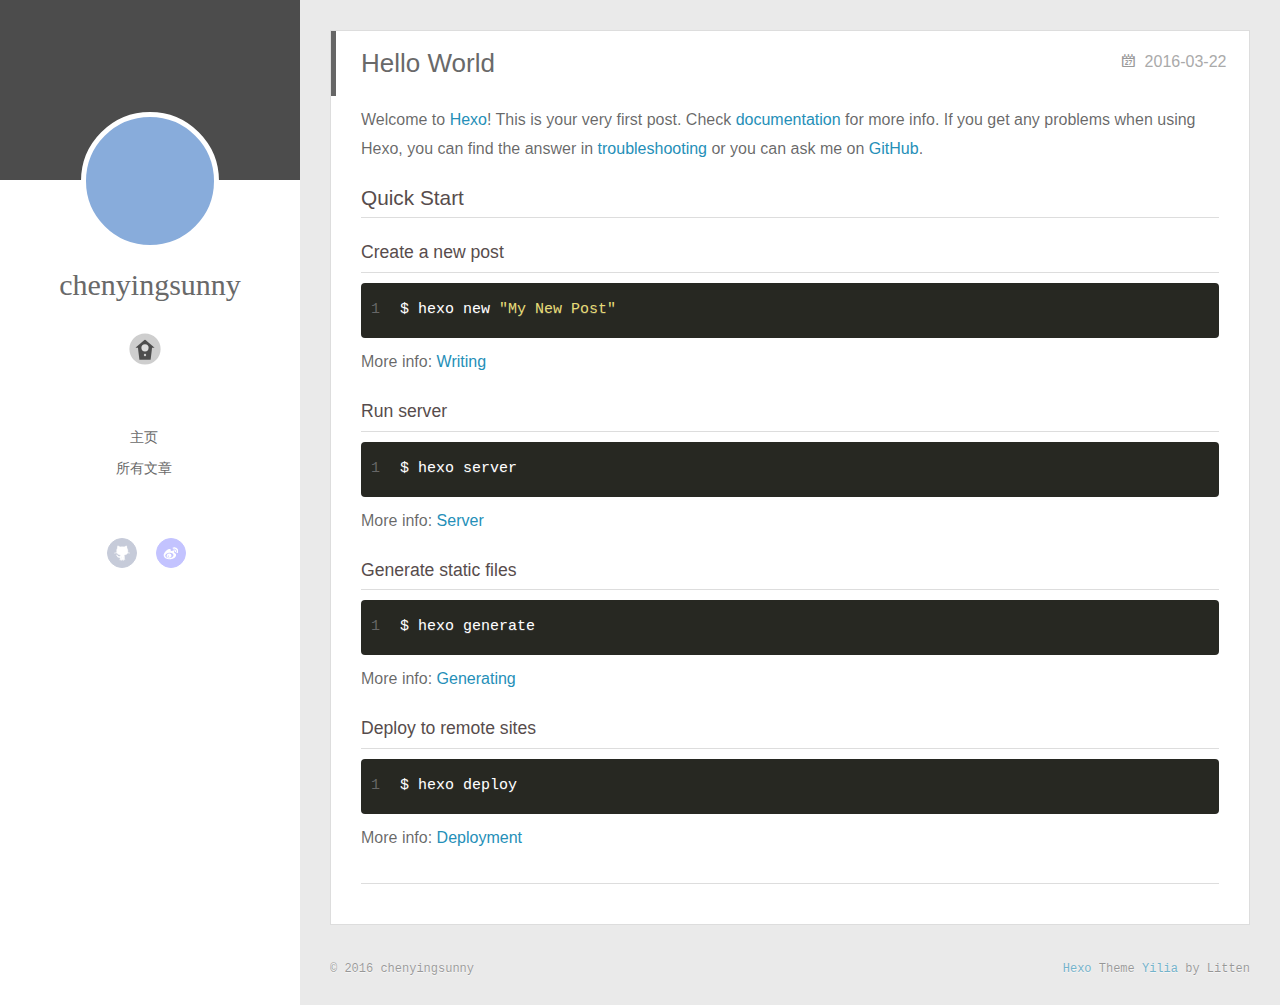
<file: index.html>
<!DOCTYPE html>
<html>
<head>
  <meta charset="utf-8">
  
  <meta http-equiv="X-UA-Compatible" content="IE=edge" >
  <title>Hexo</title>
  <meta name="viewport" content="width=device-width, initial-scale=1, maximum-scale=1">
  <meta name="description">
<meta property="og:type" content="website">
<meta property="og:title" content="Hexo">
<meta property="og:url" content="http://yoursite.com/index.html">
<meta property="og:site_name" content="Hexo">
<meta property="og:description">
<meta name="twitter:card" content="summary">
<meta name="twitter:title" content="Hexo">
<meta name="twitter:description">
  
    <link rel="alternative" href="/atom.xml" title="Hexo" type="application/atom+xml">
  
  
    <link rel="icon" href="/favicon.png">
  
  <link rel="stylesheet" href="/css/style.css">
</head>

<body>
  <div id="container">
    <div class="left-col">
    <div class="overlay"></div>
<div class="intrude-less">
	<header id="header" class="inner">
		<a href="/" class="profilepic">
			
			<img lazy-src="null" class="js-avatar">
			
		</a>

		<hgroup>
		  <h1 class="header-author"><a href="/">chenyingsunny</a></h1>
		</hgroup>

		

		
			<div class="switch-btn">
				<div class="icon">
					<div class="icon-ctn">
						<div class="icon-wrap icon-house" data-idx="0">
							<div class="birdhouse"></div>
							<div class="birdhouse_holes"></div>
						</div>
						<div class="icon-wrap icon-ribbon hide" data-idx="1">
							<div class="ribbon"></div>
						</div>
						
						
						<div class="icon-wrap icon-me hide" data-idx="3">
							<div class="user"></div>
							<div class="shoulder"></div>
						</div>
						
					</div>
					
				</div>
				<div class="tips-box hide">
					<div class="tips-arrow"></div>
					<ul class="tips-inner">
						<li>菜单</li>
						<li>标签</li>
						
						
						<li>关于我</li>
						
					</ul>
				</div>
			</div>
		

		<div class="switch-area">
			<div class="switch-wrap">
				<section class="switch-part switch-part1">
					<nav class="header-menu">
						<ul>
						
							<li><a href="/">主页</a></li>
				        
							<li><a href="/archives">所有文章</a></li>
				        
						</ul>
					</nav>
					<nav class="header-nav">
						<div class="social">
							
								<a class="github" target="_blank" href="https://github.com/chenyingsunny" title="github">github</a>
					        
								<a class="weibo" target="_blank" href="https://weibo.com/2115623992/" title="weibo">weibo</a>
					        
						</div>
					</nav>
				</section>
				
				
				<section class="switch-part switch-part2">
					<div class="widget tagcloud" id="js-tagcloud">
						
					</div>
				</section>
				
				
				

				
				
				<section class="switch-part switch-part3">
				
					<div id="js-aboutme">程序媛一枚</div>
				</section>
				
			</div>
		</div>
	</header>				
</div>

    </div>
    <div class="mid-col">
      <nav id="mobile-nav">
  	<div class="overlay">
  		<div class="slider-trigger"></div>
  		<h1 class="header-author js-mobile-header hide">chenyingsunny</h1>
  	</div>
	<div class="intrude-less">
		<header id="header" class="inner">
			<div class="profilepic">
			
				<img lazy-src="null" class="js-avatar">
			
			</div>
			<hgroup>
			  <h1 class="header-author">chenyingsunny</h1>
			</hgroup>
			
			<nav class="header-menu">
				<ul>
				
					<li><a href="/">主页</a></li>
		        
					<li><a href="/archives">所有文章</a></li>
		        
		        <div class="clearfix"></div>
				</ul>
			</nav>
			<nav class="header-nav">
				<div class="social">
					
						<a class="github" target="_blank" href="https://github.com/chenyingsunny" title="github">github</a>
			        
						<a class="weibo" target="_blank" href="https://weibo.com/2115623992/" title="weibo">weibo</a>
			        
				</div>
			</nav>
		</header>				
	</div>
</nav>

      <div class="body-wrap">
  
    <article id="post-hello-world" class="article article-type-post" itemscope itemprop="blogPost">
  
    <div class="article-meta">
      <a href="/2016/03/22/hello-world/" class="article-date">
  	<time datetime="2016-03-22T06:11:08.000Z" itemprop="datePublished">2016-03-22</time>
</a>
    </div>
  
  <div class="article-inner">
    
      <input type="hidden" class="isFancy" />
    
    
      <header class="article-header">
        
  
    <h1 itemprop="name">
      <a class="article-title" href="/2016/03/22/hello-world/">Hello World</a>
    </h1>
  

      </header>
      
    
    <div class="article-entry" itemprop="articleBody">
      
        <p>Welcome to <a href="https://hexo.io/" target="_blank" rel="external">Hexo</a>! This is your very first post. Check <a href="https://hexo.io/docs/" target="_blank" rel="external">documentation</a> for more info. If you get any problems when using Hexo, you can find the answer in <a href="https://hexo.io/docs/troubleshooting.html" target="_blank" rel="external">troubleshooting</a> or you can ask me on <a href="https://github.com/hexojs/hexo/issues" target="_blank" rel="external">GitHub</a>.</p>
<h2 id="Quick-Start"><a href="#Quick-Start" class="headerlink" title="Quick Start"></a>Quick Start</h2><h3 id="Create-a-new-post"><a href="#Create-a-new-post" class="headerlink" title="Create a new post"></a>Create a new post</h3><figure class="highlight bash"><table><tr><td class="gutter"><pre><span class="line">1</span><br></pre></td><td class="code"><pre><span class="line">$ hexo new <span class="string">"My New Post"</span></span><br></pre></td></tr></table></figure>
<p>More info: <a href="https://hexo.io/docs/writing.html" target="_blank" rel="external">Writing</a></p>
<h3 id="Run-server"><a href="#Run-server" class="headerlink" title="Run server"></a>Run server</h3><figure class="highlight bash"><table><tr><td class="gutter"><pre><span class="line">1</span><br></pre></td><td class="code"><pre><span class="line">$ hexo server</span><br></pre></td></tr></table></figure>
<p>More info: <a href="https://hexo.io/docs/server.html" target="_blank" rel="external">Server</a></p>
<h3 id="Generate-static-files"><a href="#Generate-static-files" class="headerlink" title="Generate static files"></a>Generate static files</h3><figure class="highlight bash"><table><tr><td class="gutter"><pre><span class="line">1</span><br></pre></td><td class="code"><pre><span class="line">$ hexo generate</span><br></pre></td></tr></table></figure>
<p>More info: <a href="https://hexo.io/docs/generating.html" target="_blank" rel="external">Generating</a></p>
<h3 id="Deploy-to-remote-sites"><a href="#Deploy-to-remote-sites" class="headerlink" title="Deploy to remote sites"></a>Deploy to remote sites</h3><figure class="highlight bash"><table><tr><td class="gutter"><pre><span class="line">1</span><br></pre></td><td class="code"><pre><span class="line">$ hexo deploy</span><br></pre></td></tr></table></figure>
<p>More info: <a href="https://hexo.io/docs/deployment.html" target="_blank" rel="external">Deployment</a></p>

      
    </div>
    
    <div class="article-info article-info-index">
      
      
      

      
      <div class="clearfix"></div>
    </div>
    
  </div>
  
</article>









  
  
</div>
      <footer id="footer">
  <div class="outer">
    <div id="footer-info">
    <div class="footer-left">
    &copy; 2016 chenyingsunny
    </div>
      <div class="footer-right">
      <a href="http://hexo.io/" target="_blank">Hexo</a>  Theme <a href="https://github.com/litten/hexo-theme-yilia" target="_blank">Yilia</a> by Litten
      </div>
    </div>
  </div>
</footer>
    </div>
    
  <link rel="stylesheet" href="/fancybox/jquery.fancybox.css">


<script>
	var yiliaConfig = {
		fancybox: true,
		mathjax: true,
		animate: true,
		isHome: true,
		isPost: false,
		isArchive: false,
		isTag: false,
		isCategory: false,
		open_in_new: false
	}
</script>
<script src="http://7.url.cn/edu/jslib/comb/require-2.1.6,jquery-1.9.1.min.js"></script>
<script src="/js/main.js"></script>






<script type="text/x-mathjax-config">
MathJax.Hub.Config({
    tex2jax: {
        inlineMath: [ ['$','$'], ["\\(","\\)"]  ],
        processEscapes: true,
        skipTags: ['script', 'noscript', 'style', 'textarea', 'pre', 'code']
    }
});

MathJax.Hub.Queue(function() {
    var all = MathJax.Hub.getAllJax(), i;
    for(i=0; i < all.length; i += 1) {
        all[i].SourceElement().parentNode.className += ' has-jax';                 
    }       
});
</script>

<script type="text/javascript" src="http://cdn.mathjax.org/mathjax/latest/MathJax.js?config=TeX-AMS-MML_HTMLorMML">
</script>


  </div>
</body>
</html>
</file>
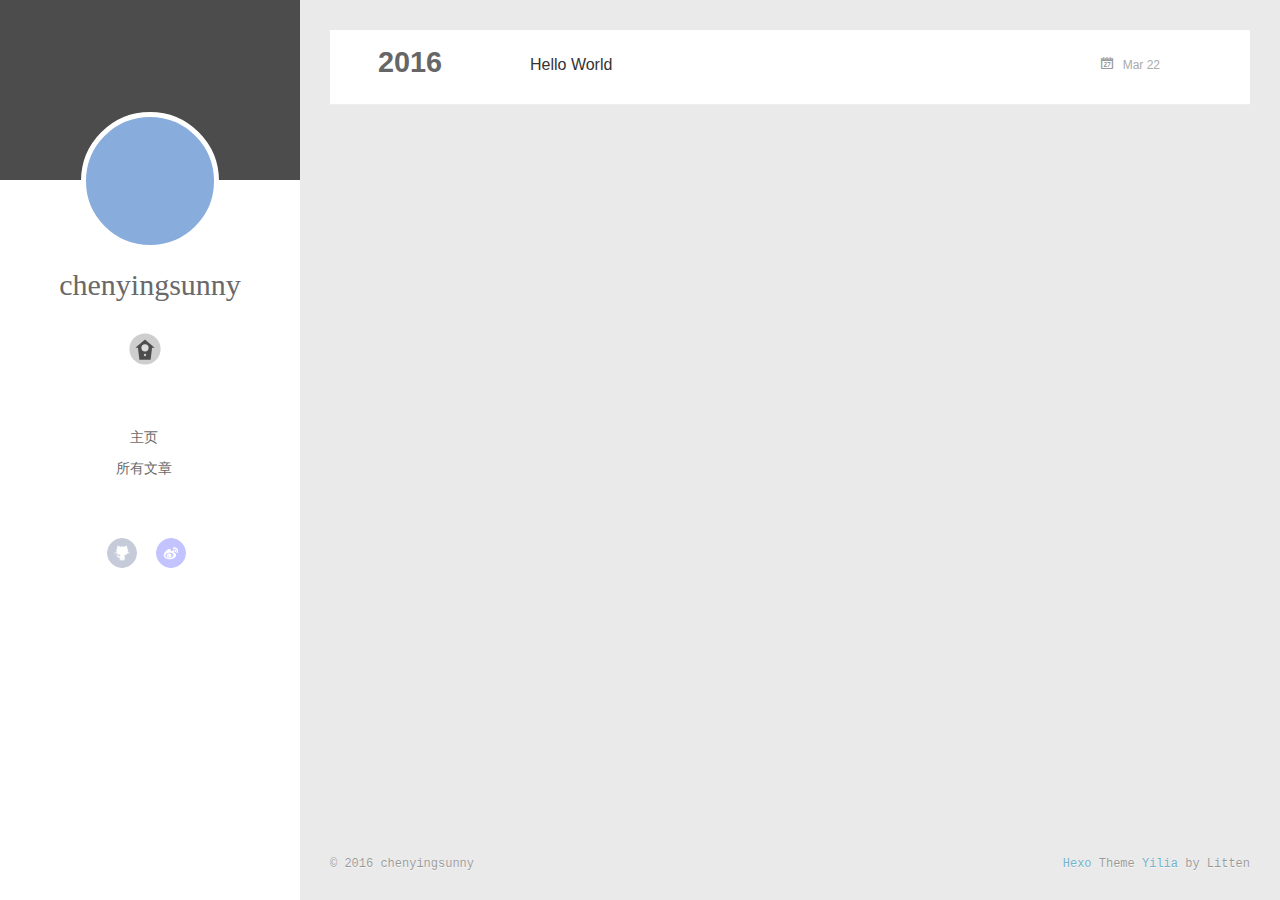
<file: archives/index.html>
<!DOCTYPE html>
<html>
<head>
  <meta charset="utf-8">
  
  <meta http-equiv="X-UA-Compatible" content="IE=edge" >
  <title>Archives | Hexo</title>
  <meta name="viewport" content="width=device-width, initial-scale=1, maximum-scale=1">
  <meta name="description">
<meta property="og:type" content="website">
<meta property="og:title" content="Hexo">
<meta property="og:url" content="http://yoursite.com/archives/index.html">
<meta property="og:site_name" content="Hexo">
<meta property="og:description">
<meta name="twitter:card" content="summary">
<meta name="twitter:title" content="Hexo">
<meta name="twitter:description">
  
    <link rel="alternative" href="/atom.xml" title="Hexo" type="application/atom+xml">
  
  
    <link rel="icon" href="/favicon.png">
  
  <link rel="stylesheet" href="/css/style.css">
</head>

<body>
  <div id="container">
    <div class="left-col">
    <div class="overlay"></div>
<div class="intrude-less">
	<header id="header" class="inner">
		<a href="/" class="profilepic">
			
			<img lazy-src="null" class="js-avatar">
			
		</a>

		<hgroup>
		  <h1 class="header-author"><a href="/">chenyingsunny</a></h1>
		</hgroup>

		

		
			<div class="switch-btn">
				<div class="icon">
					<div class="icon-ctn">
						<div class="icon-wrap icon-house" data-idx="0">
							<div class="birdhouse"></div>
							<div class="birdhouse_holes"></div>
						</div>
						<div class="icon-wrap icon-ribbon hide" data-idx="1">
							<div class="ribbon"></div>
						</div>
						
						
						<div class="icon-wrap icon-me hide" data-idx="3">
							<div class="user"></div>
							<div class="shoulder"></div>
						</div>
						
					</div>
					
				</div>
				<div class="tips-box hide">
					<div class="tips-arrow"></div>
					<ul class="tips-inner">
						<li>菜单</li>
						<li>标签</li>
						
						
						<li>关于我</li>
						
					</ul>
				</div>
			</div>
		

		<div class="switch-area">
			<div class="switch-wrap">
				<section class="switch-part switch-part1">
					<nav class="header-menu">
						<ul>
						
							<li><a href="/">主页</a></li>
				        
							<li><a href="/archives">所有文章</a></li>
				        
						</ul>
					</nav>
					<nav class="header-nav">
						<div class="social">
							
								<a class="github" target="_blank" href="https://github.com/chenyingsunny" title="github">github</a>
					        
								<a class="weibo" target="_blank" href="https://weibo.com/2115623992/" title="weibo">weibo</a>
					        
						</div>
					</nav>
				</section>
				
				
				<section class="switch-part switch-part2">
					<div class="widget tagcloud" id="js-tagcloud">
						
					</div>
				</section>
				
				
				

				
				
				<section class="switch-part switch-part3">
				
					<div id="js-aboutme">程序媛一枚</div>
				</section>
				
			</div>
		</div>
	</header>				
</div>

    </div>
    <div class="mid-col">
      <nav id="mobile-nav">
  	<div class="overlay">
  		<div class="slider-trigger"></div>
  		<h1 class="header-author js-mobile-header hide">chenyingsunny</h1>
  	</div>
	<div class="intrude-less">
		<header id="header" class="inner">
			<div class="profilepic">
			
				<img lazy-src="null" class="js-avatar">
			
			</div>
			<hgroup>
			  <h1 class="header-author">chenyingsunny</h1>
			</hgroup>
			
			<nav class="header-menu">
				<ul>
				
					<li><a href="/">主页</a></li>
		        
					<li><a href="/archives">所有文章</a></li>
		        
		        <div class="clearfix"></div>
				</ul>
			</nav>
			<nav class="header-nav">
				<div class="social">
					
						<a class="github" target="_blank" href="https://github.com/chenyingsunny" title="github">github</a>
			        
						<a class="weibo" target="_blank" href="https://weibo.com/2115623992/" title="weibo">weibo</a>
			        
				</div>
			</nav>
		</header>				
	</div>
</nav>

      <div class="body-wrap">
  
  
    
    
      
      
      <section class="archives-wrap">
        <div class="archive-year-wrap">
          <a href="/archives/2016" class="archive-year">2016</a>
        </div>
        <div class="archives">
    
    <article class="archive-article archive-type-post">
  <div class="archive-article-inner">
    <header class="archive-article-header">
      	<div class="article-meta">
	      	<a href="/2016/03/22/hello-world/" class="archive-article-date">
  	<time datetime="2016-03-22T06:11:08.000Z" itemprop="datePublished">Mar 22</time>
</a>
        </div>
    	 
  
    <h1 itemprop="name">
      <a class="archive-article-title" href="/2016/03/22/hello-world/">Hello World</a>
    </h1>
  

        <div class="article-info info-on-right">
          
          

        </div>
        <div class="clearfix"></div>
    </header>
  </div>
</article>
  
  
    </div></section>
  

    

</div>
      <footer id="footer">
  <div class="outer">
    <div id="footer-info">
    <div class="footer-left">
    &copy; 2016 chenyingsunny
    </div>
      <div class="footer-right">
      <a href="http://hexo.io/" target="_blank">Hexo</a>  Theme <a href="https://github.com/litten/hexo-theme-yilia" target="_blank">Yilia</a> by Litten
      </div>
    </div>
  </div>
</footer>
    </div>
    
  <link rel="stylesheet" href="/fancybox/jquery.fancybox.css">


<script>
	var yiliaConfig = {
		fancybox: true,
		mathjax: true,
		animate: true,
		isHome: false,
		isPost: false,
		isArchive: true,
		isTag: false,
		isCategory: false,
		open_in_new: false
	}
</script>
<script src="http://7.url.cn/edu/jslib/comb/require-2.1.6,jquery-1.9.1.min.js"></script>
<script src="/js/main.js"></script>






<script type="text/x-mathjax-config">
MathJax.Hub.Config({
    tex2jax: {
        inlineMath: [ ['$','$'], ["\\(","\\)"]  ],
        processEscapes: true,
        skipTags: ['script', 'noscript', 'style', 'textarea', 'pre', 'code']
    }
});

MathJax.Hub.Queue(function() {
    var all = MathJax.Hub.getAllJax(), i;
    for(i=0; i < all.length; i += 1) {
        all[i].SourceElement().parentNode.className += ' has-jax';                 
    }       
});
</script>

<script type="text/javascript" src="http://cdn.mathjax.org/mathjax/latest/MathJax.js?config=TeX-AMS-MML_HTMLorMML">
</script>


  </div>
</body>
</html>
</file>
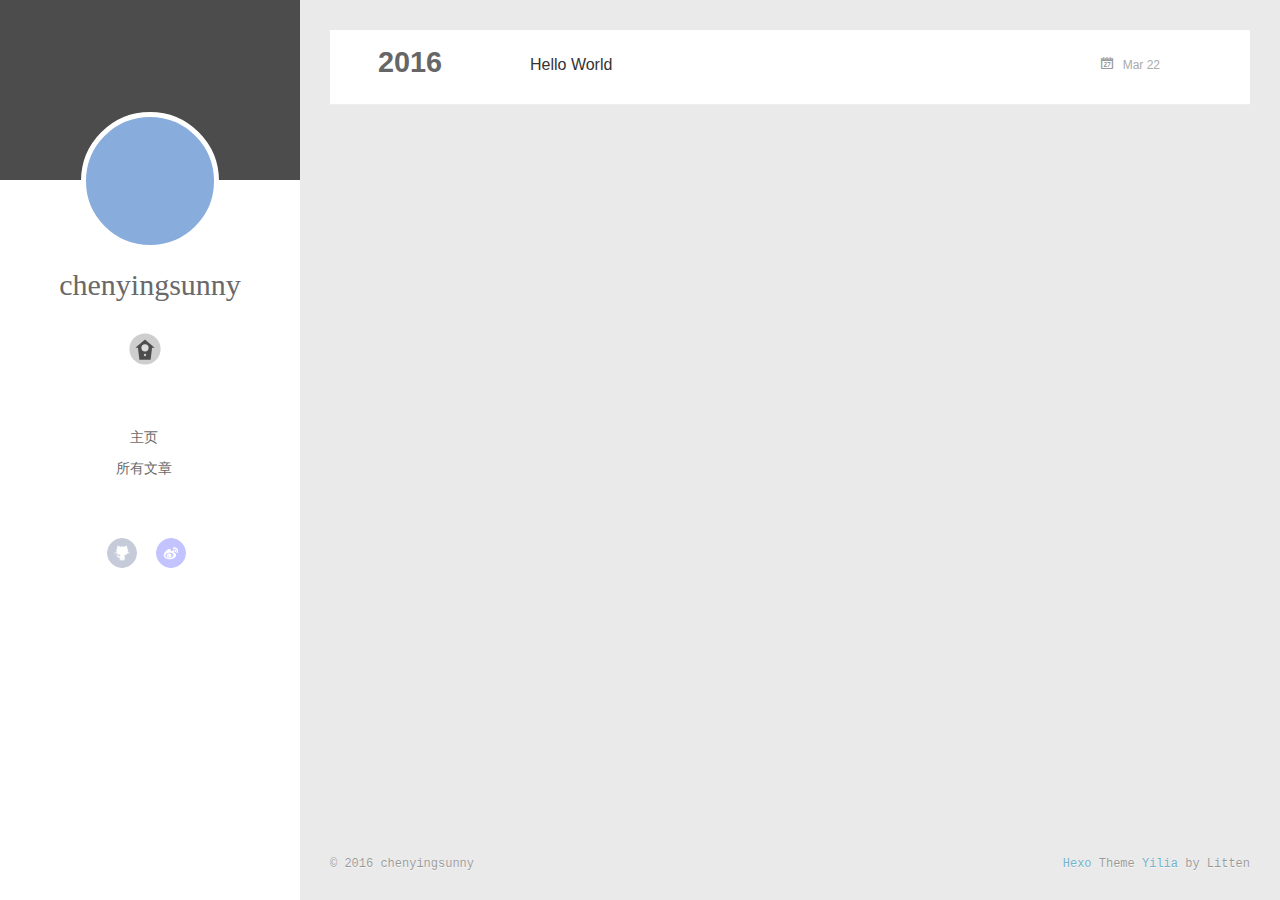
<file: archives/2016/index.html>
<!DOCTYPE html>
<html>
<head>
  <meta charset="utf-8">
  
  <meta http-equiv="X-UA-Compatible" content="IE=edge" >
  <title>Archives: 2016 | Hexo</title>
  <meta name="viewport" content="width=device-width, initial-scale=1, maximum-scale=1">
  <meta name="description">
<meta property="og:type" content="website">
<meta property="og:title" content="Hexo">
<meta property="og:url" content="http://yoursite.com/archives/2016/index.html">
<meta property="og:site_name" content="Hexo">
<meta property="og:description">
<meta name="twitter:card" content="summary">
<meta name="twitter:title" content="Hexo">
<meta name="twitter:description">
  
    <link rel="alternative" href="/atom.xml" title="Hexo" type="application/atom+xml">
  
  
    <link rel="icon" href="/favicon.png">
  
  <link rel="stylesheet" href="/css/style.css">
</head>

<body>
  <div id="container">
    <div class="left-col">
    <div class="overlay"></div>
<div class="intrude-less">
	<header id="header" class="inner">
		<a href="/" class="profilepic">
			
			<img lazy-src="null" class="js-avatar">
			
		</a>

		<hgroup>
		  <h1 class="header-author"><a href="/">chenyingsunny</a></h1>
		</hgroup>

		

		
			<div class="switch-btn">
				<div class="icon">
					<div class="icon-ctn">
						<div class="icon-wrap icon-house" data-idx="0">
							<div class="birdhouse"></div>
							<div class="birdhouse_holes"></div>
						</div>
						<div class="icon-wrap icon-ribbon hide" data-idx="1">
							<div class="ribbon"></div>
						</div>
						
						
						<div class="icon-wrap icon-me hide" data-idx="3">
							<div class="user"></div>
							<div class="shoulder"></div>
						</div>
						
					</div>
					
				</div>
				<div class="tips-box hide">
					<div class="tips-arrow"></div>
					<ul class="tips-inner">
						<li>菜单</li>
						<li>标签</li>
						
						
						<li>关于我</li>
						
					</ul>
				</div>
			</div>
		

		<div class="switch-area">
			<div class="switch-wrap">
				<section class="switch-part switch-part1">
					<nav class="header-menu">
						<ul>
						
							<li><a href="/">主页</a></li>
				        
							<li><a href="/archives">所有文章</a></li>
				        
						</ul>
					</nav>
					<nav class="header-nav">
						<div class="social">
							
								<a class="github" target="_blank" href="https://github.com/chenyingsunny" title="github">github</a>
					        
								<a class="weibo" target="_blank" href="https://weibo.com/2115623992/" title="weibo">weibo</a>
					        
						</div>
					</nav>
				</section>
				
				
				<section class="switch-part switch-part2">
					<div class="widget tagcloud" id="js-tagcloud">
						
					</div>
				</section>
				
				
				

				
				
				<section class="switch-part switch-part3">
				
					<div id="js-aboutme">程序媛一枚</div>
				</section>
				
			</div>
		</div>
	</header>				
</div>

    </div>
    <div class="mid-col">
      <nav id="mobile-nav">
  	<div class="overlay">
  		<div class="slider-trigger"></div>
  		<h1 class="header-author js-mobile-header hide">chenyingsunny</h1>
  	</div>
	<div class="intrude-less">
		<header id="header" class="inner">
			<div class="profilepic">
			
				<img lazy-src="null" class="js-avatar">
			
			</div>
			<hgroup>
			  <h1 class="header-author">chenyingsunny</h1>
			</hgroup>
			
			<nav class="header-menu">
				<ul>
				
					<li><a href="/">主页</a></li>
		        
					<li><a href="/archives">所有文章</a></li>
		        
		        <div class="clearfix"></div>
				</ul>
			</nav>
			<nav class="header-nav">
				<div class="social">
					
						<a class="github" target="_blank" href="https://github.com/chenyingsunny" title="github">github</a>
			        
						<a class="weibo" target="_blank" href="https://weibo.com/2115623992/" title="weibo">weibo</a>
			        
				</div>
			</nav>
		</header>				
	</div>
</nav>

      <div class="body-wrap">
  
  
    
    
      
      
      <section class="archives-wrap">
        <div class="archive-year-wrap">
          <a href="/archives/2016" class="archive-year">2016</a>
        </div>
        <div class="archives">
    
    <article class="archive-article archive-type-post">
  <div class="archive-article-inner">
    <header class="archive-article-header">
      	<div class="article-meta">
	      	<a href="/2016/03/22/hello-world/" class="archive-article-date">
  	<time datetime="2016-03-22T06:11:08.000Z" itemprop="datePublished">Mar 22</time>
</a>
        </div>
    	 
  
    <h1 itemprop="name">
      <a class="archive-article-title" href="/2016/03/22/hello-world/">Hello World</a>
    </h1>
  

        <div class="article-info info-on-right">
          
          

        </div>
        <div class="clearfix"></div>
    </header>
  </div>
</article>
  
  
    </div></section>
  

    

</div>
      <footer id="footer">
  <div class="outer">
    <div id="footer-info">
    <div class="footer-left">
    &copy; 2016 chenyingsunny
    </div>
      <div class="footer-right">
      <a href="http://hexo.io/" target="_blank">Hexo</a>  Theme <a href="https://github.com/litten/hexo-theme-yilia" target="_blank">Yilia</a> by Litten
      </div>
    </div>
  </div>
</footer>
    </div>
    
  <link rel="stylesheet" href="/fancybox/jquery.fancybox.css">


<script>
	var yiliaConfig = {
		fancybox: true,
		mathjax: true,
		animate: true,
		isHome: false,
		isPost: false,
		isArchive: true,
		isTag: false,
		isCategory: false,
		open_in_new: false
	}
</script>
<script src="http://7.url.cn/edu/jslib/comb/require-2.1.6,jquery-1.9.1.min.js"></script>
<script src="/js/main.js"></script>






<script type="text/x-mathjax-config">
MathJax.Hub.Config({
    tex2jax: {
        inlineMath: [ ['$','$'], ["\\(","\\)"]  ],
        processEscapes: true,
        skipTags: ['script', 'noscript', 'style', 'textarea', 'pre', 'code']
    }
});

MathJax.Hub.Queue(function() {
    var all = MathJax.Hub.getAllJax(), i;
    for(i=0; i < all.length; i += 1) {
        all[i].SourceElement().parentNode.className += ' has-jax';                 
    }       
});
</script>

<script type="text/javascript" src="http://cdn.mathjax.org/mathjax/latest/MathJax.js?config=TeX-AMS-MML_HTMLorMML">
</script>


  </div>
</body>
</html>
</file>
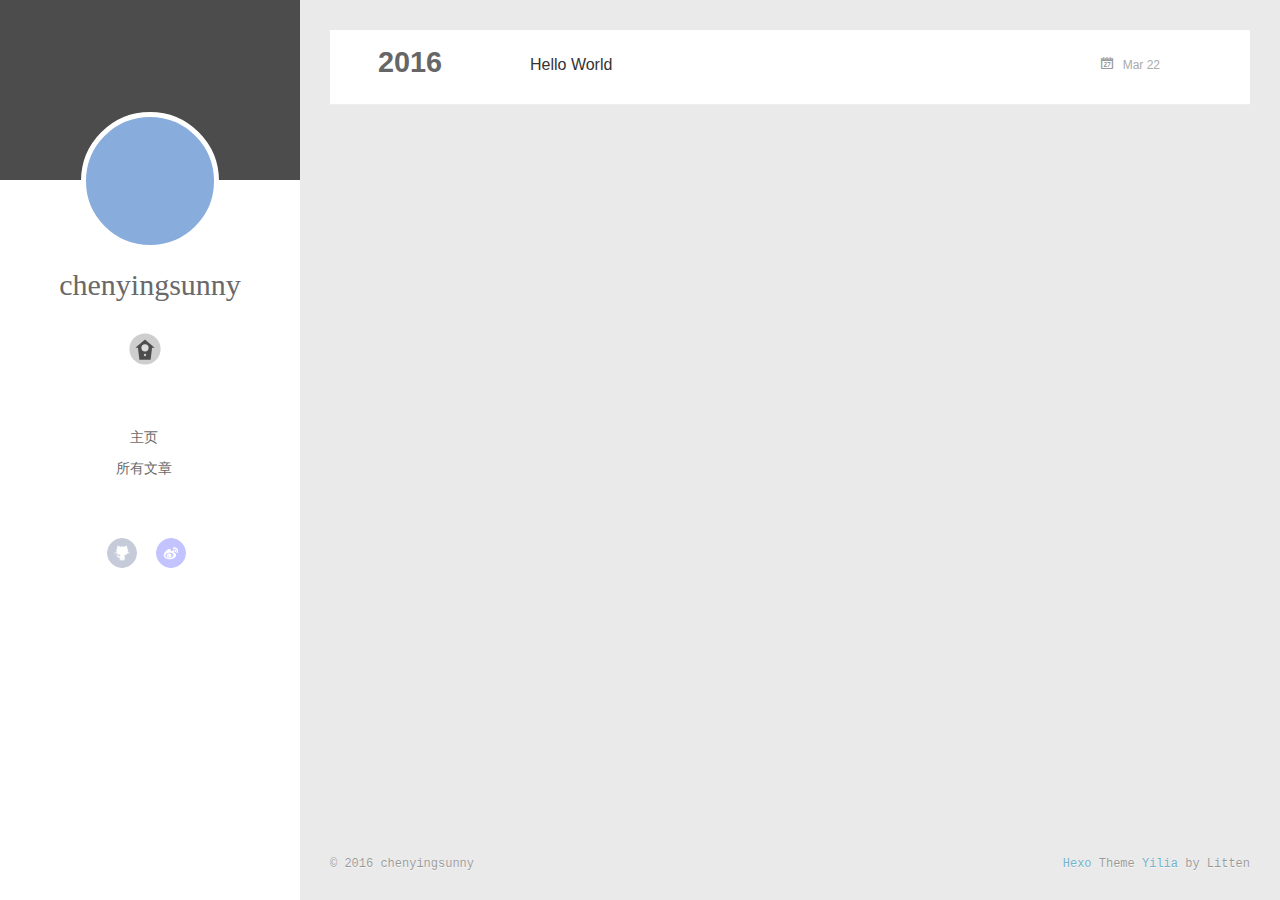
<file: archives/2016/03/index.html>
<!DOCTYPE html>
<html>
<head>
  <meta charset="utf-8">
  
  <meta http-equiv="X-UA-Compatible" content="IE=edge" >
  <title>Archives: 2016/3 | Hexo</title>
  <meta name="viewport" content="width=device-width, initial-scale=1, maximum-scale=1">
  <meta name="description">
<meta property="og:type" content="website">
<meta property="og:title" content="Hexo">
<meta property="og:url" content="http://yoursite.com/archives/2016/03/index.html">
<meta property="og:site_name" content="Hexo">
<meta property="og:description">
<meta name="twitter:card" content="summary">
<meta name="twitter:title" content="Hexo">
<meta name="twitter:description">
  
    <link rel="alternative" href="/atom.xml" title="Hexo" type="application/atom+xml">
  
  
    <link rel="icon" href="/favicon.png">
  
  <link rel="stylesheet" href="/css/style.css">
</head>

<body>
  <div id="container">
    <div class="left-col">
    <div class="overlay"></div>
<div class="intrude-less">
	<header id="header" class="inner">
		<a href="/" class="profilepic">
			
			<img lazy-src="null" class="js-avatar">
			
		</a>

		<hgroup>
		  <h1 class="header-author"><a href="/">chenyingsunny</a></h1>
		</hgroup>

		

		
			<div class="switch-btn">
				<div class="icon">
					<div class="icon-ctn">
						<div class="icon-wrap icon-house" data-idx="0">
							<div class="birdhouse"></div>
							<div class="birdhouse_holes"></div>
						</div>
						<div class="icon-wrap icon-ribbon hide" data-idx="1">
							<div class="ribbon"></div>
						</div>
						
						
						<div class="icon-wrap icon-me hide" data-idx="3">
							<div class="user"></div>
							<div class="shoulder"></div>
						</div>
						
					</div>
					
				</div>
				<div class="tips-box hide">
					<div class="tips-arrow"></div>
					<ul class="tips-inner">
						<li>菜单</li>
						<li>标签</li>
						
						
						<li>关于我</li>
						
					</ul>
				</div>
			</div>
		

		<div class="switch-area">
			<div class="switch-wrap">
				<section class="switch-part switch-part1">
					<nav class="header-menu">
						<ul>
						
							<li><a href="/">主页</a></li>
				        
							<li><a href="/archives">所有文章</a></li>
				        
						</ul>
					</nav>
					<nav class="header-nav">
						<div class="social">
							
								<a class="github" target="_blank" href="https://github.com/chenyingsunny" title="github">github</a>
					        
								<a class="weibo" target="_blank" href="https://weibo.com/2115623992/" title="weibo">weibo</a>
					        
						</div>
					</nav>
				</section>
				
				
				<section class="switch-part switch-part2">
					<div class="widget tagcloud" id="js-tagcloud">
						
					</div>
				</section>
				
				
				

				
				
				<section class="switch-part switch-part3">
				
					<div id="js-aboutme">程序媛一枚</div>
				</section>
				
			</div>
		</div>
	</header>				
</div>

    </div>
    <div class="mid-col">
      <nav id="mobile-nav">
  	<div class="overlay">
  		<div class="slider-trigger"></div>
  		<h1 class="header-author js-mobile-header hide">chenyingsunny</h1>
  	</div>
	<div class="intrude-less">
		<header id="header" class="inner">
			<div class="profilepic">
			
				<img lazy-src="null" class="js-avatar">
			
			</div>
			<hgroup>
			  <h1 class="header-author">chenyingsunny</h1>
			</hgroup>
			
			<nav class="header-menu">
				<ul>
				
					<li><a href="/">主页</a></li>
		        
					<li><a href="/archives">所有文章</a></li>
		        
		        <div class="clearfix"></div>
				</ul>
			</nav>
			<nav class="header-nav">
				<div class="social">
					
						<a class="github" target="_blank" href="https://github.com/chenyingsunny" title="github">github</a>
			        
						<a class="weibo" target="_blank" href="https://weibo.com/2115623992/" title="weibo">weibo</a>
			        
				</div>
			</nav>
		</header>				
	</div>
</nav>

      <div class="body-wrap">
  
  
    
    
      
      
      <section class="archives-wrap">
        <div class="archive-year-wrap">
          <a href="/archives/2016" class="archive-year">2016</a>
        </div>
        <div class="archives">
    
    <article class="archive-article archive-type-post">
  <div class="archive-article-inner">
    <header class="archive-article-header">
      	<div class="article-meta">
	      	<a href="/2016/03/22/hello-world/" class="archive-article-date">
  	<time datetime="2016-03-22T06:11:08.000Z" itemprop="datePublished">Mar 22</time>
</a>
        </div>
    	 
  
    <h1 itemprop="name">
      <a class="archive-article-title" href="/2016/03/22/hello-world/">Hello World</a>
    </h1>
  

        <div class="article-info info-on-right">
          
          

        </div>
        <div class="clearfix"></div>
    </header>
  </div>
</article>
  
  
    </div></section>
  

    

</div>
      <footer id="footer">
  <div class="outer">
    <div id="footer-info">
    <div class="footer-left">
    &copy; 2016 chenyingsunny
    </div>
      <div class="footer-right">
      <a href="http://hexo.io/" target="_blank">Hexo</a>  Theme <a href="https://github.com/litten/hexo-theme-yilia" target="_blank">Yilia</a> by Litten
      </div>
    </div>
  </div>
</footer>
    </div>
    
  <link rel="stylesheet" href="/fancybox/jquery.fancybox.css">


<script>
	var yiliaConfig = {
		fancybox: true,
		mathjax: true,
		animate: true,
		isHome: false,
		isPost: false,
		isArchive: true,
		isTag: false,
		isCategory: false,
		open_in_new: false
	}
</script>
<script src="http://7.url.cn/edu/jslib/comb/require-2.1.6,jquery-1.9.1.min.js"></script>
<script src="/js/main.js"></script>






<script type="text/x-mathjax-config">
MathJax.Hub.Config({
    tex2jax: {
        inlineMath: [ ['$','$'], ["\\(","\\)"]  ],
        processEscapes: true,
        skipTags: ['script', 'noscript', 'style', 'textarea', 'pre', 'code']
    }
});

MathJax.Hub.Queue(function() {
    var all = MathJax.Hub.getAllJax(), i;
    for(i=0; i < all.length; i += 1) {
        all[i].SourceElement().parentNode.className += ' has-jax';                 
    }       
});
</script>

<script type="text/javascript" src="http://cdn.mathjax.org/mathjax/latest/MathJax.js?config=TeX-AMS-MML_HTMLorMML">
</script>


  </div>
</body>
</html>
</file>
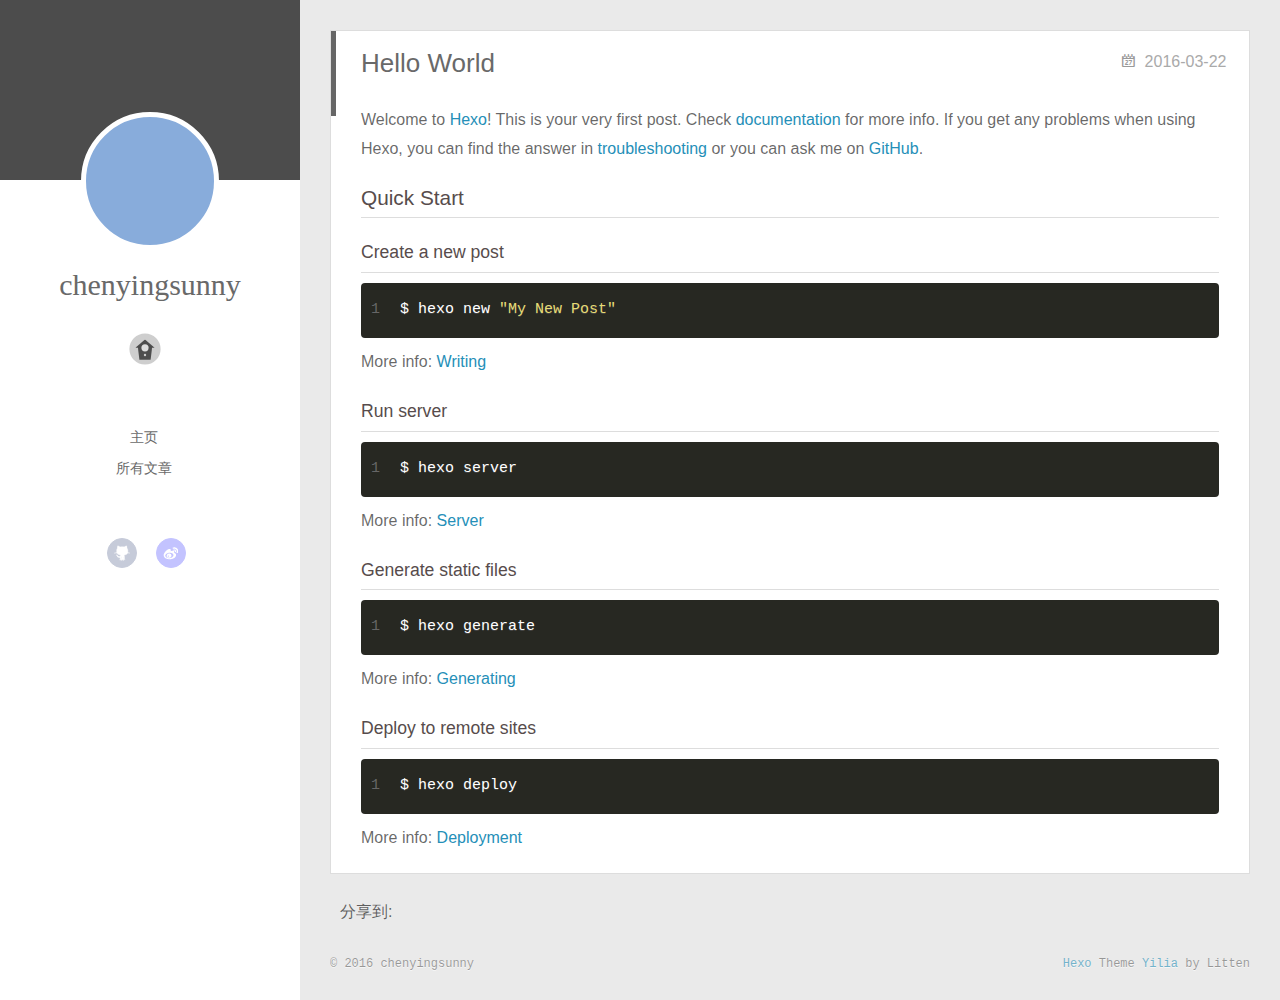
<file: 2016/03/22/hello-world/index.html>
<!DOCTYPE html>
<html>
<head>
  <meta charset="utf-8">
  
  <meta http-equiv="X-UA-Compatible" content="IE=edge" >
  <title>Hello World | Hexo</title>
  <meta name="viewport" content="width=device-width, initial-scale=1, maximum-scale=1">
  <meta name="description" content="Welcome to Hexo! This is your very first post. Check documentation for more info. If you get any problems when using Hexo, you can find the answer in troubleshooting or you can ask me on GitHub.
Quick">
<meta property="og:type" content="article">
<meta property="og:title" content="Hello World">
<meta property="og:url" content="http://yoursite.com/2016/03/22/hello-world/index.html">
<meta property="og:site_name" content="Hexo">
<meta property="og:description" content="Welcome to Hexo! This is your very first post. Check documentation for more info. If you get any problems when using Hexo, you can find the answer in troubleshooting or you can ask me on GitHub.
Quick">
<meta property="og:updated_time" content="2016-03-22T06:11:08.000Z">
<meta name="twitter:card" content="summary">
<meta name="twitter:title" content="Hello World">
<meta name="twitter:description" content="Welcome to Hexo! This is your very first post. Check documentation for more info. If you get any problems when using Hexo, you can find the answer in troubleshooting or you can ask me on GitHub.
Quick">
  
    <link rel="alternative" href="/atom.xml" title="Hexo" type="application/atom+xml">
  
  
    <link rel="icon" href="/favicon.png">
  
  <link rel="stylesheet" href="/css/style.css">
</head>

<body>
  <div id="container">
    <div class="left-col">
    <div class="overlay"></div>
<div class="intrude-less">
	<header id="header" class="inner">
		<a href="/" class="profilepic">
			
			<img lazy-src="null" class="js-avatar">
			
		</a>

		<hgroup>
		  <h1 class="header-author"><a href="/">chenyingsunny</a></h1>
		</hgroup>

		

		
			<div class="switch-btn">
				<div class="icon">
					<div class="icon-ctn">
						<div class="icon-wrap icon-house" data-idx="0">
							<div class="birdhouse"></div>
							<div class="birdhouse_holes"></div>
						</div>
						<div class="icon-wrap icon-ribbon hide" data-idx="1">
							<div class="ribbon"></div>
						</div>
						
						
						<div class="icon-wrap icon-me hide" data-idx="3">
							<div class="user"></div>
							<div class="shoulder"></div>
						</div>
						
					</div>
					
				</div>
				<div class="tips-box hide">
					<div class="tips-arrow"></div>
					<ul class="tips-inner">
						<li>菜单</li>
						<li>标签</li>
						
						
						<li>关于我</li>
						
					</ul>
				</div>
			</div>
		

		<div class="switch-area">
			<div class="switch-wrap">
				<section class="switch-part switch-part1">
					<nav class="header-menu">
						<ul>
						
							<li><a href="/">主页</a></li>
				        
							<li><a href="/archives">所有文章</a></li>
				        
						</ul>
					</nav>
					<nav class="header-nav">
						<div class="social">
							
								<a class="github" target="_blank" href="https://github.com/chenyingsunny" title="github">github</a>
					        
								<a class="weibo" target="_blank" href="https://weibo.com/2115623992/" title="weibo">weibo</a>
					        
						</div>
					</nav>
				</section>
				
				
				<section class="switch-part switch-part2">
					<div class="widget tagcloud" id="js-tagcloud">
						
					</div>
				</section>
				
				
				

				
				
				<section class="switch-part switch-part3">
				
					<div id="js-aboutme">程序媛一枚</div>
				</section>
				
			</div>
		</div>
	</header>				
</div>

    </div>
    <div class="mid-col">
      <nav id="mobile-nav">
  	<div class="overlay">
  		<div class="slider-trigger"></div>
  		<h1 class="header-author js-mobile-header hide">chenyingsunny</h1>
  	</div>
	<div class="intrude-less">
		<header id="header" class="inner">
			<div class="profilepic">
			
				<img lazy-src="null" class="js-avatar">
			
			</div>
			<hgroup>
			  <h1 class="header-author">chenyingsunny</h1>
			</hgroup>
			
			<nav class="header-menu">
				<ul>
				
					<li><a href="/">主页</a></li>
		        
					<li><a href="/archives">所有文章</a></li>
		        
		        <div class="clearfix"></div>
				</ul>
			</nav>
			<nav class="header-nav">
				<div class="social">
					
						<a class="github" target="_blank" href="https://github.com/chenyingsunny" title="github">github</a>
			        
						<a class="weibo" target="_blank" href="https://weibo.com/2115623992/" title="weibo">weibo</a>
			        
				</div>
			</nav>
		</header>				
	</div>
</nav>

      <div class="body-wrap"><article id="post-hello-world" class="article article-type-post" itemscope itemprop="blogPost">
  
    <div class="article-meta">
      <a href="/2016/03/22/hello-world/" class="article-date">
  	<time datetime="2016-03-22T06:11:08.000Z" itemprop="datePublished">2016-03-22</time>
</a>
    </div>
  
  <div class="article-inner">
    
      <input type="hidden" class="isFancy" />
    
    
      <header class="article-header">
        
  
    <h1 class="article-title" itemprop="name">
      Hello World
    </h1>
  

      </header>
      
      <div class="article-info article-info-post">
        
        

        <div class="clearfix"></div>
      </div>
      
    
    <div class="article-entry" itemprop="articleBody">
      
        <p>Welcome to <a href="https://hexo.io/" target="_blank" rel="external">Hexo</a>! This is your very first post. Check <a href="https://hexo.io/docs/" target="_blank" rel="external">documentation</a> for more info. If you get any problems when using Hexo, you can find the answer in <a href="https://hexo.io/docs/troubleshooting.html" target="_blank" rel="external">troubleshooting</a> or you can ask me on <a href="https://github.com/hexojs/hexo/issues" target="_blank" rel="external">GitHub</a>.</p>
<h2 id="Quick-Start"><a href="#Quick-Start" class="headerlink" title="Quick Start"></a>Quick Start</h2><h3 id="Create-a-new-post"><a href="#Create-a-new-post" class="headerlink" title="Create a new post"></a>Create a new post</h3><figure class="highlight bash"><table><tr><td class="gutter"><pre><span class="line">1</span><br></pre></td><td class="code"><pre><span class="line">$ hexo new <span class="string">"My New Post"</span></span><br></pre></td></tr></table></figure>
<p>More info: <a href="https://hexo.io/docs/writing.html" target="_blank" rel="external">Writing</a></p>
<h3 id="Run-server"><a href="#Run-server" class="headerlink" title="Run server"></a>Run server</h3><figure class="highlight bash"><table><tr><td class="gutter"><pre><span class="line">1</span><br></pre></td><td class="code"><pre><span class="line">$ hexo server</span><br></pre></td></tr></table></figure>
<p>More info: <a href="https://hexo.io/docs/server.html" target="_blank" rel="external">Server</a></p>
<h3 id="Generate-static-files"><a href="#Generate-static-files" class="headerlink" title="Generate static files"></a>Generate static files</h3><figure class="highlight bash"><table><tr><td class="gutter"><pre><span class="line">1</span><br></pre></td><td class="code"><pre><span class="line">$ hexo generate</span><br></pre></td></tr></table></figure>
<p>More info: <a href="https://hexo.io/docs/generating.html" target="_blank" rel="external">Generating</a></p>
<h3 id="Deploy-to-remote-sites"><a href="#Deploy-to-remote-sites" class="headerlink" title="Deploy to remote sites"></a>Deploy to remote sites</h3><figure class="highlight bash"><table><tr><td class="gutter"><pre><span class="line">1</span><br></pre></td><td class="code"><pre><span class="line">$ hexo deploy</span><br></pre></td></tr></table></figure>
<p>More info: <a href="https://hexo.io/docs/deployment.html" target="_blank" rel="external">Deployment</a></p>

      
    </div>
    
  </div>
  
    
  
</article>


<div class="share_jia">
	<!-- JiaThis Button BEGIN -->
	<div class="jiathis_style">
		<span class="jiathis_txt">分享到: &nbsp; </span>
		<a class="jiathis_button_facebook"></a> 
    <a class="jiathis_button_twitter"></a>
    <a class="jiathis_button_plus"></a> 
    <a class="jiathis_button_tsina"></a>
		<a class="jiathis_button_cqq"></a>
		<a class="jiathis_button_douban"></a>
		<a class="jiathis_button_weixin"></a>
		<a class="jiathis_button_tumblr"></a>
    <a href="http://www.jiathis.com/share" class="jiathis jiathis_txt jtico jtico_jiathis" target="_blank"></a>
	</div>
	<script type="text/javascript" src="http://v3.jiathis.com/code/jia.js?uid=1405949716054953" charset="utf-8"></script>
	<!-- JiaThis Button END -->
</div>






<div class="duoshuo">
	<!-- 多说评论框 start -->
	<div class="ds-thread" data-thread-key="hello-world" data-title="Hello World" data-url="http://yoursite.com/2016/03/22/hello-world/"></div>
	<!-- 多说评论框 end -->
	<!-- 多说公共JS代码 start (一个网页只需插入一次) -->
	<script type="text/javascript">
	var duoshuoQuery = {short_name:"chenyingsunny"};
	(function() {
		var ds = document.createElement('script');
		ds.type = 'text/javascript';ds.async = true;
		ds.src = (document.location.protocol == 'https:' ? 'https:' : 'http:') + '//static.duoshuo.com/embed.js';
		ds.charset = 'UTF-8';
		(document.getElementsByTagName('head')[0] 
		 || document.getElementsByTagName('body')[0]).appendChild(ds);
	})();
	</script>
	<!-- 多说公共JS代码 end -->
</div>




</div>
      <footer id="footer">
  <div class="outer">
    <div id="footer-info">
    <div class="footer-left">
    &copy; 2016 chenyingsunny
    </div>
      <div class="footer-right">
      <a href="http://hexo.io/" target="_blank">Hexo</a>  Theme <a href="https://github.com/litten/hexo-theme-yilia" target="_blank">Yilia</a> by Litten
      </div>
    </div>
  </div>
</footer>
    </div>
    
  <link rel="stylesheet" href="/fancybox/jquery.fancybox.css">


<script>
	var yiliaConfig = {
		fancybox: true,
		mathjax: true,
		animate: true,
		isHome: false,
		isPost: true,
		isArchive: false,
		isTag: false,
		isCategory: false,
		open_in_new: false
	}
</script>
<script src="http://7.url.cn/edu/jslib/comb/require-2.1.6,jquery-1.9.1.min.js"></script>
<script src="/js/main.js"></script>






<script type="text/x-mathjax-config">
MathJax.Hub.Config({
    tex2jax: {
        inlineMath: [ ['$','$'], ["\\(","\\)"]  ],
        processEscapes: true,
        skipTags: ['script', 'noscript', 'style', 'textarea', 'pre', 'code']
    }
});

MathJax.Hub.Queue(function() {
    var all = MathJax.Hub.getAllJax(), i;
    for(i=0; i < all.length; i += 1) {
        all[i].SourceElement().parentNode.className += ' has-jax';                 
    }       
});
</script>

<script type="text/javascript" src="http://cdn.mathjax.org/mathjax/latest/MathJax.js?config=TeX-AMS-MML_HTMLorMML">
</script>


  </div>
</body>
</html>
</file>
<file: css/style.css>
body {
  width: 100%;
}
body:before,
body:after {
  content: "";
  display: table;
}
body:after {
  clear: both;
}
@font-face {
  font-family: 'FontAwesome';
  src: url("fonts/fontawesome-webfont.eot");
  src: url("fonts/fontawesome-webfont.eot?#iefix") format("embedded-opentype"), url("fonts/fontawesome-webfont.woff") format("woff"), url("fonts/fontawesome-webfont.ttf") format("truetype"), url("fonts/fontawesome-webfont.svgz#FontAwesomeRegular") format("svg"), url("fonts/fontawesome-webfont.svg#FontAwesomeRegular") format("svg");
  font-weight: normal;
  font-style: normal;
}
html,
body,
div,
span,
applet,
object,
iframe,
h1,
h2,
h3,
h4,
h5,
h6,
p,
blockquote,
pre,
a,
abbr,
acronym,
address,
big,
cite,
code,
del,
dfn,
em,
img,
ins,
kbd,
q,
s,
samp,
small,
strike,
strong,
sub,
sup,
tt,
var,
dl,
dt,
dd,
ol,
ul,
li,
fieldset,
form,
label,
legend,
table,
caption,
tbody,
tfoot,
thead,
tr,
th,
td {
  margin: 0;
  padding: 0;
  border: 0;
  outline: 0;
  font-weight: inherit;
  font-style: inherit;
  font-family: inherit;
  font-size: 100%;
  vertical-align: baseline;
}
body {
  line-height: 1;
  color: #000;
  background: #fff;
}
ol,
ul {
  list-style: none;
}
table {
  border-collapse: separate;
  border-spacing: 0;
  vertical-align: middle;
}
caption,
th,
td {
  text-align: left;
  font-weight: normal;
  vertical-align: middle;
}
a img {
  border: none;
}
ol {
  list-style: decimal;
  padding-left: 20px;
}
ul {
  list-style: none;
}
input,
button {
  margin: 0;
  padding: 0;
}
input::-moz-focus-inner,
button::-moz-focus-inner {
  border: 0;
  padding: 0;
}
@font-face {
  font-family: FontAwesome;
  font-style: normal;
  font-weight: normal;
  src: url("fonts/fontawesome-webfont.eot?v=#4.0.3");
  src: url("fonts/fontawesome-webfont.eot?#iefix&v=#4.0.3") format("embedded-opentype"), url("fonts/fontawesome-webfont.woff?v=#4.0.3") format("woff"), url("fonts/fontawesome-webfont.ttf?v=#4.0.3") format("truetype"), url("fonts/fontawesome-webfont.svg#fontawesomeregular?v=#4.0.3") format("svg");
}
html,
body,
#container {
  height: 100%;
}
body {
  font-family: "微软雅黑", "HelveticaNeue-Light", "Helvetica Neue Light", "Helvetica Neue", Helvetica, Arial, sans-serif;
  font-size: 16px;
  background: #fff;
  color: rgba(0,0,0,0.6);
  -webkit-overflow-scrolling: touch;
}
h1,
h2,
h3 {
  display: block;
}
h1 {
  font-size: 1.5em;
}
h2 {
  font-size: 1.3em;
}
h3 {
  font-size: 1.1em;
}
h4,
h5,
h6 {
  font-size: 1em;
}
a {
  text-decoration: none;
  outline-width: 0;
  color: #258fb8;
  outline: none;
}
.alignleft {
  float: left;
}
.alignright {
  float: right;
}
.clearfix {
  *zoom: 1;
}
.clearfix:after {
  content: "";
  display: table;
  clear: both;
}
.inner {
  width: 1000px;
  margin: 0 auto;
}
.hide {
  display: none;
}
@media screen and (max-width: 1040px) {
  .inner {
    width: 100%;
  }
}
#container {
  position: relative;
  min-height: 100%;
}
#container #mobile-nav {
  display: none;
}
#container #mobile-nav .overlay {
  height: 110px;
  position: absolute;
  width: 100%;
  background: #4d4d4d;
}
#container #mobile-nav .overlay.fixed {
  position: fixed;
  height: 42px;
  z-index: 99;
}
#container #mobile-nav #header {
  padding: 10px 0 0 0;
}
#container #mobile-nav #header .profilepic {
  display: block;
  position: relative;
  z-index: 100;
}
#container #mobile-nav #header .header-menu {
  height: auto;
  margin: 10px;
}
#container #mobile-nav #header .header-menu ul {
  text-align: center;
  cursor: default;
}
#container #mobile-nav #header .header-menu li {
  display: inline-block;
  margin: 3px;
}
#container .left-col {
  background: #fff;
  width: 300px;
  position: fixed;
  opacity: 1;
  -webkit-transition: all 0.2s ease-in;
  -moz-transition: all 0.2s ease-in;
  -ms-transition: all 0.2s ease-in;
  transition: all 0.2s ease-in;
  height: 100%;
}
#container .left-col .overlay {
  width: 100%;
  height: 180px;
  background-color: #000;
  position: absolute;
  opacity: 0.7;
}
#container .left-col .intrude-less {
  width: 76%;
  text-align: center;
  margin: 112px auto 0;
}
#container .mid-col {
  position: absolute;
  right: 0;
  min-height: 100%;
  background: #eaeaea;
  left: 300px;
  width: auto;
}
@media screen and (max-width: 800px) {
  #container .left-col {
    display: none;
  }
  #container .mid-col {
    left: 0;
  }
  #container #header .header-nav {
    position: relative;
  }
  #container .header-author.fixed {
    position: fixed;
    top: -13px;
    width: 100%;
    color: #ddd;
  }
  #container .overlay .slider-trigger {
    position: absolute;
    z-index: 101;
    bottom: 0;
    left: 0;
    width: 42px;
    height: 42px;
  }
  #container .overlay .slider-trigger:hover {
    background: #444;
  }
  #container .overlay .slider-trigger:before {
    color: #ddd;
    content: "\f00b";
    font: 16px FontAwesome;
    width: 16px;
    height: 16px;
    margin-left: 9px;
    margin-top: 14px;
    display: block;
  }
  #container .article-header {
    border-left: none;
    padding: 0;
    border-bottom: 1px dotted #ddd;
  }
  #container .article-header h1 {
    margin-bottom: 10px;
  }
  #container .header-subtitle {
    padding: 0 24px;
  }
  #container .article-info-index.article-info {
    padding-top: 10px;
    margin: 0;
    border-top: 1px solid #ddd;
  }
  #container .article-info-post.article-info {
    margin: 0;
    padding-top: 10px;
    border: none;
  }
  #container .article-more-link a {
    float: right;
  }
  #container #viewer-box .viewer-box-l {
    font-size: 14px;
  }
  #container .article {
    padding: 10px;
    margin: 10px;
    font-size: 14px;
  }
  #container .article .article-entry {
    padding-left: 0;
    padding-right: 0;
    padding-top: 10px;
  }
  #container .article .article-title {
    font-size: 18px;
    max-width: 185px;
    display: block;
    margin: 0;
  }
  #container .article .article-meta {
    width: auto;
    height: 30px;
    margin-top: -5px;
    position: ralative;
  }
  #container .article .article-meta .article-date {
    font-size: 12px;
    -webkit-border-radius: 0;
    border-radius: 0;
    color: #666;
    background: none;
    height: auto;
    padding: 0;
    margin: 0;
    width: 100%;
    text-align: left;
    margin-left: 10px;
  }
  #container .article .article-meta .article-date time {
    width: auto;
    float: right;
    margin-right: 10px;
  }
  #container .article .article-meta .article-tag-list {
    margin-top: 7px;
    position: absolute;
    right: 10px;
    top: 0;
  }
  #container .article .article-meta .article-tag-list:before {
    float: left;
    margin-top: 1px;
    left: 0;
  }
  #container .article .article-meta .article-tag-list .article-tag-list-item {
    float: left;
    padding-left: 0;
    width: auto;
    max-width: 83px;
  }
  #container .article .article-meta .article-category {
    margin-top: 7px;
    position: absolute;
    right: 10px;
    top: -30px;
  }
  #container .article .article-meta .article-category:before {
    float: left;
    margin-top: 1px;
    left: 15px;
  }
  #container .article .article-meta .article-category .article-category-link {
    max-width: 83px;
    width: auto;
    padding-left: 10px;
  }
  #container .article .article-nav-link-wrap {
    margin: 5px 0;
  }
  #container .article .article-nav-link-wrap strong {
    float: left;
    margin-right: 5px;
  }
  #container .article #article-nav-older {
    float: none;
    display: block;
  }
  #container .share {
    padding: 3px 10px;
  }
  #container .duoshuo {
    padding: 0 13px;
  }
  #container #disqus_thread {
    padding: 0 13px;
  }
  #container #mobile-nav {
    display: block;
  }
  #container #page-nav .extend {
    opacity: 1;
  }
  #container .instagram .open-ins {
    left: 2px;
    top: -30px;
    color: #aaa;
  }
  #container .info-on-right {
    float: initial;
  }
  #container .archives-wrap {
    margin: 10px 10px 0px;
    padding: 10px;
  }
  #container .archives-wrap .archive-article-title {
    font-size: 14px;
  }
  #container .archives-wrap .archive-year-wrap {
    position: relative;
    padding: 0 0 0 0;
  }
  #container .archives-wrap .archive-year-wrap a {
    padding: 0 0 0 0;
  }
  #container .archives-wrap .article-meta .archive-article-date {
    font-size: 12px;
    margin-right: 10px;
    margin-top: -5px;
  }
  #container .archives-wrap .article-meta .article-tag-list-link {
    font-size: 12px;
  }
  #container .archives .archive-article {
    padding: 10px 0;
    margin-left: 0;
  }
  #container #footer .footer-left {
    float: initial;
    margin-bottom: 10px;
  }
  #container #footer .footer-right {
    float: initial;
  }
}
.header-author {
  text-align: center;
  margin: 0.67em 0;
  font-family: Roboto, "Roboto", serif;
  font-size: 30px;
  -webkit-transition: 0.3s;
  -moz-transition: 0.3s;
  -ms-transition: 0.3s;
  transition: 0.3s;
}
#header {
  width: 100%;
}
#header a {
  color: #696969;
}
#header a:hover {
  color: #b0a0aa;
}
#header .profilepic {
  text-align: center;
  display: block;
  border: 5px solid #fff;
  -webkit-border-radius: 300px;
  border-radius: 300px;
  width: 128px;
  height: 128px;
  margin: 0 auto;
  position: relative;
  overflow: hidden;
  background: #88acdb;
  -webkit-transition: all 0.2s ease-in;
  display: -webkit-box;
  -webkit-box-orient: horizontal;
  -webkit-box-pack: center;
  -webkit-box-align: center;
  text-align: center;
}
#header .profilepic img {
  width: 20%;
  height: 20%;
  -webkit-border-radius: 300px;
  border-radius: 300px;
  opacity: 0;
  -webkit-transition: all 0.2s ease-in;
}
#header .profilepic img.show {
  width: 100%;
  height: 100%;
  opacity: 1;
}
#header .header-subtitle {
  text-align: center;
  color: #999;
  font-size: 14px;
  line-height: 25px;
  overflow: hidden;
  text-overflow: ellipsis;
  display: -webkit-box;
  -webkit-line-clamp: 2;
  -webkit-box-orient: vertical;
}
#header .header-menu {
  font-weight: 300;
  line-height: 31px;
  cursor: pointer;
  text-transform: uppercase;
  float: none;
  min-height: 150px;
  margin-left: -12px;
  text-align: center;
  display: -webkit-box;
  -webkit-box-orient: horizontal;
  -webkit-box-pack: center;
  -webkit-box-align: center;
}
#header .header-menu li {
  cursor: default;
}
#header .header-menu li a {
  font-size: 14px;
  min-width: 300px;
}
#header .switch-area {
  position: relative;
  width: 100%;
  overflow: hidden;
  min-height: 500px;
  font-size: 14px;
}
#header .switch-area .switch-wrap {
  -webkit-transition: -webkit-transform 0.3s ease-in;
  -moz-transition: -moz-transform 0.3s ease-in;
  -ms-transition: -ms-transform 0.3s ease-in;
  transition: transform 0.3s ease-in;
  position: relative;
}
#header .turn-left {
  -webkit-transform: translate(-100%, 0);
  -moz-transform: translate(-100%, 0);
  -ms-transform: translate(-100%, 0);
  transform: translate(-100%, 0);
}
#header .header-nav {
  width: 100%;
  position: absolute;
  -webkit-transition: -webkit-transform 0.3s ease-in;
  -moz-transition: -moz-transform 0.3s ease-in;
  -ms-transition: -ms-transform 0.3s ease-in;
  transition: transform 0.3s ease-in;
}
#header .header-nav .social {
  margin-right: 15px;
  margin-top: 10px;
  text-align: center;
}
#header .header-nav .social a {
  -webkit-border-radius: 50%;
  border-radius: 50%;
  display: -moz-inline-stack;
  display: inline-block;
  vertical-align: middle;
  *vertical-align: auto;
  zoom: 1;
  *display: inline;
  text-indent: -9999px;
  margin: 0 8px 15px 8px;
  opacity: 0.7;
  width: 28px;
  height: 28px;
  -webkit-transition: 0.3s;
  -moz-transition: 0.3s;
  -ms-transition: 0.3s;
  transition: 0.3s;
}
#header .header-nav .social a:hover {
  opacity: 1;
}
#header .header-nav .social a:last-of-type {
  margin-right: 0;
}
#header .header-nav .social a.weibo {
  background: url("/img/weibo.png") center no-repeat #aaf;
  border: 1px solid #aaf;
}
#header .header-nav .social a.weibo:hover {
  border: 1px solid #aaf;
}
#header .header-nav .social a.rss {
  background: url("/img/rss.png") center no-repeat #ef7522;
  border: 1px solid #ef7522;
}
#header .header-nav .social a.rss:hover {
  border: 1px solid #cf5d0f;
}
#header .header-nav .social a.github {
  background: url("/img/github.png") center no-repeat #afb6ca;
  border: 1px solid #afb6ca;
}
#header .header-nav .social a.github:hover {
  border: 1px solid #909ab6;
}
#header .header-nav .social a.facebook {
  background: url("/img/facebook.png") center no-repeat #3b5998;
  border: 1px solid #3b5998;
}
#header .header-nav .social a.facebook:hover {
  border: 1px solid #2d4373;
}
#header .header-nav .social a.google {
  background: url("/img/google.png") center no-repeat #c83d20;
  border: 1px solid #c83d20;
}
#header .header-nav .social a.google:hover {
  border: 1px solid #9c3019;
}
#header .header-nav .social a.twitter {
  background: url("/img/twitter.png") center no-repeat #55cff8;
  border: 1px solid #55cff8;
}
#header .header-nav .social a.twitter:hover {
  border: 1px solid #24c1f6;
}
#header .header-nav .social a.linkedin {
  background: url("/img/linkedin.png") center no-repeat #005a87;
  border: 1px solid #005a87;
}
#header .header-nav .social a.linkedin:hover {
  border: 1px solid #006b98;
}
#header .header-nav .social a.zhihu {
  background: url("/img/zhihu.png") center no-repeat #0078d8;
  border: 1px solid #0078d8;
}
#header .header-nav .social a.zhihu:hover {
  border: 1px solid #0078d8;
}
#header .header-nav .social a.douban {
  background: url("/img/douban.png") center no-repeat #06c611;
  border: 1px solid #06c611;
}
#header .header-nav .social a.douban:hover {
  border: 1px solid #06c611;
}
#header .header-nav .social a.mail {
  background: url("/img/mail.png") center no-repeat #005a87;
  border: 1px solid #005a87;
}
#header .header-nav .social a.mail:hover {
  border: 1px solid #006b98;
}
#header .switch-part {
  width: 100%;
  position: absolute;
}
#header .switch-part1 {
  left: 0;
}
#header .switch-part2 {
  left: 100%;
  top: 20px;
  overlay-x: hidden;
  overflow-y: auto;
  max-height: 200px;
}
#header .switch-part3 {
  left: 200%;
  line-height: 30px;
}
#header .switch-part3 .switch-friends-link {
  margin-right: 9px;
  -webkit-border-radius: 3px;
  border-radius: 3px;
  padding: 5px;
}
#header .switch-part3 .switch-friends-link:hover {
  background: #88acdb;
  color: #fff;
}
#header .switch-part4 {
  left: 300%;
  text-align: left;
  line-height: 30px;
}
.share_jia {
  padding: 0 40px;
}
.duoshuo {
  padding: 0 40px;
}
#disqus_thread {
  padding: 0 40px;
}
.archives-wrap {
  position: relative;
  margin: 0 30px;
  padding-right: 60px;
  border-bottom: 1px solid #eee;
  background: #fff;
}
.archives-wrap:first-child {
  margin-top: 30px;
}
.archives-wrap:last-child {
  margin-bottom: 80px;
}
.archives-wrap .archive-year-wrap {
  line-height: 35px;
  width: 200px;
  position: absolute;
  padding-top: 15px;
  font-size: 1.8em;
}
.archives-wrap .archive-year-wrap a {
  color: #666;
  font-weight: bold;
  padding-left: 48px;
}
.archives {
  position: relative;
}
.archives .article-info {
  border: none;
}
.archives .archive-article {
  margin-left: 200px;
  padding: 20px 0;
  border-bottom: 1px solid #eee;
  border-top: 1px solid #fff;
  position: relative;
}
.archives .archive-article:first-child {
  border-top: none;
}
.archives .archive-article:last-child {
  border-bottom: none;
}
.archives .archive-article-title {
  font-size: 16px;
  color: #333;
  -webkit-transition: color 0.3s;
  -moz-transition: color 0.3s;
  -ms-transition: color 0.3s;
  transition: color 0.3s;
}
.archives .archive-article-title:hover {
  color: #657b83;
}
.archives .archive-article-title span {
  display: block;
  color: #a8a8a8;
  font-size: 12px;
  line-height: 14px;
  height: 7px;
  padding-left: 2px;
}
.archives .archive-article-title span:before {
  display: inline-block;
  content: "“";
  font-family: serif;
  font-size: 30px;
  float: left;
  margin: 4px 4px 0 -12px;
  color: #c8c8c8;
}
.archive-article-inner .archive-article-header {
  position: relative;
}
.archive-article-inner .article-meta {
  position: relative;
  float: right;
  margin-top: -10px;
  color: #555;
  background: none;
  text-align: right;
  width: auto;
}
.archive-article-inner .article-meta .article-date time {
  color: #aaa;
}
.archive-article-inner .article-meta .archive-article-date,
.archive-article-inner .article-meta .article-tag-list {
  margin-right: 30px;
  display: -moz-inline-stack;
  display: inline-block;
  vertical-align: middle;
  zoom: 1;
  color: #666;
  font-size: 14px;
}
.archive-article-inner .article-meta .archive-article-date {
  cursor: default;
  font-size: 12px;
  margin-bottom: 5px;
  margin-top: -10px;
}
.archive-article-inner .article-meta .archive-article-date time:before {
  content: "\f073";
  color: #999;
  position: relative;
  margin-right: 10px;
  font: 16px FontAwesome;
}
.archive-article-inner .article-meta .article-category:before {
  float: left;
  margin-top: 1px;
  left: 15px;
}
.archive-article-inner .article-meta .article-category .article-category-link {
  width: auto;
  max-width: 83px;
  padding-left: 10px;
}
.archive-article-inner .article-meta .article-tag-list {
  margin-top: 0px;
}
.archive-article-inner .article-meta .article-tag-list:before {
  left: 15px;
}
.archive-article-inner .article-meta .article-tag-list .article-tag-list-item {
  display: inline-block;
  width: auto;
  max-width: 83px;
  padding-left: 8px;
  font-size: 12px;
}
.body-wrap {
  margin-bottom: 80px;
}
.article {
  margin: 30px;
  position: relative;
  border: 1px solid #ddd;
  background: #fff;
  -webkit-transition: all 0.2s ease-in;
}
.article.show {
  visibility: visible;
  -webkit-animation: cd-bounce-1 0.6s;
  -moz-animation: cd-bounce-1 0.6s;
  -webkit-animation: cd-bounce-1 0.6s;
  -moz-animation: cd-bounce-1 0.6s;
  -ms-animation: cd-bounce-1 0.6s;
  animation: cd-bounce-1 0.6s;
}
.article.hidden {
  visibility: hidden;
}
.article img {
  max-width: 100%;
}
@-webkit-keyframes cd-bounce-1 {
  0% {
    opacity: 0;
    -webkit-transform: scale(1);
  }
  60% {
    opacity: 1;
    -webkit-transform: scale(1.01);
  }
  100% {
    -webkit-transform: scale(1);
  }
}
@-moz-keyframes cd-bounce-1 {
  0% {
    opacity: 0;
    -moz-transform: scale(1);
  }
  60% {
    opacity: 1;
    -moz-transform: scale(1.01);
  }
  100% {
    -moz-transform: scale(1);
  }
}
.article-index {
  margin-left: 200px;
  padding: 15px 0;
  margin-right: 75px;
}
.article-index .brief {
  display: block;
  color: #a8a8a8;
  font-size: 12px;
  line-height: 14px;
  height: 7px;
  padding-left: 2px;
}
.article-index .brief:before {
  display: inline-block;
  content: "“";
  font-family: serif;
  font-size: 30px;
  float: left;
  margin: 4px 4px 0 -12px;
  color: #c8c8c8;
}
.article-title {
  color: #696969;
  margin-left: 0px;
  font-weight: 300;
  line-height: 35px;
  margin-bottom: 20px;
  font-size: 26px;
  -webkit-transition: color 0.3s;
  -moz-transition: color 0.3s;
  -o-transition: color 0.3s;
  -webkit-transition: color 0.3s;
  -moz-transition: color 0.3s;
  -ms-transition: color 0.3s;
  transition: color 0.3s;
}
.article-title:hover {
  color: #b0a0aa;
}
.article-inner {
  position: relative;
  margin-bottom: 20px;
}
.article-header {
  border-left: 5px solid;
  padding: 15px 0px 15px 25px;
}
.article-info.info-on-right {
  margin: 10px 0 0 0;
  float: right;
}
.article-info-index.article-info {
  padding-top: 20px;
  margin: 30px 30px 0 30px;
  border-top: 1px solid #ddd;
}
.article-info-post.article-info {
  padding: 0;
  border: none;
  margin: -30px 0 20px 30px;
}
.article-entry {
  line-height: 1.8em;
  padding-right: 30px;
  padding-left: 30px;
}
.article-entry p {
  margin-top: 10px;
}
.article-entry p code,
.article-entry li code {
  padding: 1px 3px;
  margin: 0 3px;
  background: #ddd;
  border: 1px solid #ccc;
  font-family: Menlo, Monaco, "Andale Mono", "lucida console", "Courier New", monospace;
  word-wrap: break-word;
  font-size: 14px;
}
.article-entry blockquote {
  background: #ddd;
  border-left: 5px solid #ccc;
  padding: 15px 20px;
  margin-top: 10px;
  border-left: 5px solid #657b83;
  background: #f6f6f6;
}
.article-entry blockquote p {
  margin-top: 0;
}
.article-entry em {
  font-style: italic;
}
.article-entry ul li:before {
  content: "";
  width: 6px;
  height: 6px;
  border: 1px solid #999;
  -webkit-border-radius: 10px;
  border-radius: 10px;
  background: #aaa;
  display: inline-block;
  margin-right: 10px;
  float: left;
  margin-top: 12px;
}
.article-entry ul,
.article-entry ol {
  font-size: 14px;
  margin: 10px 0px;
}
.article-entry li ul,
.article-entry li ol {
  margin-left: 30px;
}
.article-entry li ul li:before,
.article-entry li ol li:before {
  content: "";
  background: #dedede;
}
.article-entry h1 {
  margin-top: 30px;
}
.article-entry h2 {
  margin-top: 20px;
  font-weight: 300;
  color: #574c4c;
  padding-bottom: 5px;
  border-bottom: 1px solid #ddd;
}
.article-entry h3,
.article-entry h4,
.article-entry h5,
.article-entry h6 {
  margin-top: 20px;
  font-weight: 300;
  color: #574c4c;
  padding-bottom: 5px;
  border-bottom: 1px solid #ddd;
}
.article-entry video {
  max-width: 100%;
}
.article-entry strong {
  font-weight: bold;
}
.article-entry .caption {
  display: block;
  font-size: 0.8em;
  color: #aaa;
}
.article-entry hr {
  height: 0;
  margin-top: 20px;
  margin-bottom: 20px;
  border-left: 0;
  border-right: 0;
  border-top: 1px solid #ddd;
  border-bottom: 1px solid #fff;
}
.article-entry pre {
  font-size: 1/0.9em;
  line-height: 1.5;
  margin-top: 10px;
  padding: 5px 15px;
  overflow-x: auto;
  color: #657b83;
  font-size: 10px;
  border: 1px solid #ccc;
  text-shadow: 0 1px #444;
  font-family: Menlo, Monaco, "Andale Mono", "lucida console", "Courier New", monospace;
}
.article-entry pre code {
  font-size: 14px;
}
.article-entry table {
  width: 100%;
  border: 1px solid #dedede;
  margin: 15px 0;
  border-collapse: collapse;
}
.article-entry table tr,
.article-entry table td {
  height: 35px;
}
.article-entry table thead tr {
  background: #f8f8f8;
}
.article-entry table tbody tr:hover {
  background: #efefef;
}
.article-entry table td,
.article-entry table th {
  border: 1px solid #dedede;
  padding: 0 10px;
}
.article-entry figure table {
  border: none;
  width: auto;
  margin: 0;
}
.article-entry figure table tbody tr:hover {
  background: none;
}
.article-meta {
  width: 150px;
  font-size: 14;
  text-align: right;
  position: absolute;
  right: 0;
  top: 23px;
  text-align: center;
  z-index: 1;
}
.article-meta time {
  color: #aaa;
}
.article-meta time:before {
  color: #999;
  content: "\f073";
  font: 17px FontAwesome;
  margin-right: 10px;
}
.article-more-link {
  margin-top: 5px;
  text-align: right;
}
.article-more-link a {
  background: #4d4d4d;
  color: #fff;
  font-size: 12px;
  padding: 2px 8px 4px;
  line-height: 16px;
  -webkit-border-radius: 2px;
  -moz-border-radius: 2px;
  -webkit-border-radius: 2px;
  border-radius: 2px;
  -webkit-transition: background 0.3s;
  -moz-transition: background 0.3s;
  -ms-transition: background 0.3s;
  transition: background 0.3s;
}
.article-more-link a:hover {
  background: #3c3c3c;
}
.article-more-link a.hidden {
  visibility: hidden;
}
#article-nav {
  margin: 80px 0 30px 0;
  padding-bottom: 10px;
}
#article-nav .article-nav-link-wrap {
  margin: 0px 30px 0px 30px;
  font-size: 14px;
  color: #333;
}
#article-nav .article-nav-link-wrap .article-nav-title {
  display: inline-block;
  font-size: 12px;
  color: #aaa;
  -webkit-transition: color 0.3s;
  -moz-transition: color 0.3s;
  -ms-transition: color 0.3s;
  transition: color 0.3s;
}
#article-nav .article-nav-link-wrap strong {
  background: #ddd;
  color: #fff;
  -webkit-border-radius: 100%;
  border-radius: 100%;
  width: 15px;
  height: 15px;
  display: inline-block;
  text-align: center;
  -webkit-transition: background 0.3s;
  -moz-transition: background 0.3s;
  -ms-transition: background 0.3s;
  transition: background 0.3s;
}
#article-nav .article-nav-link-wrap:hover strong {
  background: #4d4d4d;
}
#article-nav .article-nav-link-wrap:hover .article-nav-title {
  color: #4d4d4d;
}
#article-nav #article-nav-older {
  float: right;
}
@-moz-keyframes cd-bounce-1 {
  0% {
    opacity: 0;
    -webkit-transform: scale(1);
    -moz-transform: scale(1);
    -ms-transform: scale(1);
    -o-transform: scale(1);
    -webkit-transform: scale(1);
    -moz-transform: scale(1);
    -ms-transform: scale(1);
    transform: scale(1);
  }
  60% {
    opacity: 1;
    -webkit-transform: scale(1.01);
    -moz-transform: scale(1.01);
    -ms-transform: scale(1.01);
    -o-transform: scale(1.01);
    -webkit-transform: scale(1.01);
    -moz-transform: scale(1.01);
    -ms-transform: scale(1.01);
    transform: scale(1.01);
  }
  100% {
    -webkit-transform: scale(1);
    -moz-transform: scale(1);
    -ms-transform: scale(1);
    -o-transform: scale(1);
    -webkit-transform: scale(1);
    -moz-transform: scale(1);
    -ms-transform: scale(1);
    transform: scale(1);
  }
}
@-webkit-keyframes cd-bounce-1 {
  0% {
    opacity: 0;
    -webkit-transform: scale(1);
    -moz-transform: scale(1);
    -ms-transform: scale(1);
    -o-transform: scale(1);
    -webkit-transform: scale(1);
    -moz-transform: scale(1);
    -ms-transform: scale(1);
    transform: scale(1);
  }
  60% {
    opacity: 1;
    -webkit-transform: scale(1.01);
    -moz-transform: scale(1.01);
    -ms-transform: scale(1.01);
    -o-transform: scale(1.01);
    -webkit-transform: scale(1.01);
    -moz-transform: scale(1.01);
    -ms-transform: scale(1.01);
    transform: scale(1.01);
  }
  100% {
    -webkit-transform: scale(1);
    -moz-transform: scale(1);
    -ms-transform: scale(1);
    -o-transform: scale(1);
    -webkit-transform: scale(1);
    -moz-transform: scale(1);
    -ms-transform: scale(1);
    transform: scale(1);
  }
}
@-o-keyframes cd-bounce-1 {
  0% {
    opacity: 0;
    -webkit-transform: scale(1);
    -moz-transform: scale(1);
    -ms-transform: scale(1);
    -o-transform: scale(1);
    -webkit-transform: scale(1);
    -moz-transform: scale(1);
    -ms-transform: scale(1);
    transform: scale(1);
  }
  60% {
    opacity: 1;
    -webkit-transform: scale(1.01);
    -moz-transform: scale(1.01);
    -ms-transform: scale(1.01);
    -o-transform: scale(1.01);
    -webkit-transform: scale(1.01);
    -moz-transform: scale(1.01);
    -ms-transform: scale(1.01);
    transform: scale(1.01);
  }
  100% {
    -webkit-transform: scale(1);
    -moz-transform: scale(1);
    -ms-transform: scale(1);
    -o-transform: scale(1);
    -webkit-transform: scale(1);
    -moz-transform: scale(1);
    -ms-transform: scale(1);
    transform: scale(1);
  }
}
@keyframes cd-bounce-1 {
  0% {
    opacity: 0;
    -webkit-transform: scale(1);
    -moz-transform: scale(1);
    -ms-transform: scale(1);
    -o-transform: scale(1);
    -webkit-transform: scale(1);
    -moz-transform: scale(1);
    -ms-transform: scale(1);
    transform: scale(1);
  }
  60% {
    opacity: 1;
    -webkit-transform: scale(1.01);
    -moz-transform: scale(1.01);
    -ms-transform: scale(1.01);
    -o-transform: scale(1.01);
    -webkit-transform: scale(1.01);
    -moz-transform: scale(1.01);
    -ms-transform: scale(1.01);
    transform: scale(1.01);
  }
  100% {
    -webkit-transform: scale(1);
    -moz-transform: scale(1);
    -ms-transform: scale(1);
    -o-transform: scale(1);
    -webkit-transform: scale(1);
    -moz-transform: scale(1);
    -ms-transform: scale(1);
    transform: scale(1);
  }
}
.archives-wrap {
  position: relative;
  margin: 0 30px;
  padding-right: 60px;
  border-bottom: 1px solid #eee;
  background: #fff;
}
.archives-wrap:first-child {
  margin-top: 30px;
}
.archives-wrap:last-child {
  margin-bottom: 80px;
}
.archives-wrap .archive-year-wrap {
  line-height: 35px;
  width: 200px;
  position: absolute;
  padding-top: 15px;
  font-size: 1.8em;
}
.archives-wrap .archive-year-wrap a {
  color: #666;
  font-weight: bold;
  padding-left: 48px;
}
.archives {
  position: relative;
}
.archives .article-info {
  border: none;
}
.archives .archive-article {
  margin-left: 200px;
  padding: 20px 0;
  border-bottom: 1px solid #eee;
  border-top: 1px solid #fff;
  position: relative;
}
.archives .archive-article:first-child {
  border-top: none;
}
.archives .archive-article:last-child {
  border-bottom: none;
}
.archives .archive-article-title {
  font-size: 16px;
  color: #333;
  -webkit-transition: color 0.3s;
  -moz-transition: color 0.3s;
  -ms-transition: color 0.3s;
  transition: color 0.3s;
}
.archives .archive-article-title:hover {
  color: #657b83;
}
.archives .archive-article-title span {
  display: block;
  color: #a8a8a8;
  font-size: 12px;
  line-height: 14px;
  height: 7px;
  padding-left: 2px;
}
.archives .archive-article-title span:before {
  display: inline-block;
  content: "“";
  font-family: serif;
  font-size: 30px;
  float: left;
  margin: 4px 4px 0 -12px;
  color: #c8c8c8;
}
.archive-article-inner .archive-article-header {
  position: relative;
}
.archive-article-inner .article-meta {
  position: relative;
  float: right;
  margin-top: -10px;
  color: #555;
  background: none;
  text-align: right;
  width: auto;
}
.archive-article-inner .article-meta .article-date time {
  color: #aaa;
}
.archive-article-inner .article-meta .archive-article-date,
.archive-article-inner .article-meta .article-tag-list {
  margin-right: 30px;
  display: -moz-inline-stack;
  display: inline-block;
  vertical-align: middle;
  zoom: 1;
  color: #666;
  font-size: 14px;
}
.archive-article-inner .article-meta .archive-article-date {
  cursor: default;
  font-size: 12px;
  margin-bottom: 5px;
  margin-top: -10px;
}
.archive-article-inner .article-meta .archive-article-date time:before {
  content: "\f073";
  color: #999;
  position: relative;
  margin-right: 10px;
  font: 16px FontAwesome;
}
.archive-article-inner .article-meta .article-category:before {
  float: left;
  margin-top: 1px;
  left: 15px;
}
.archive-article-inner .article-meta .article-category .article-category-link {
  width: auto;
  max-width: 83px;
  padding-left: 10px;
}
.archive-article-inner .article-meta .article-tag-list {
  margin-top: 0px;
}
.archive-article-inner .article-meta .article-tag-list:before {
  left: 15px;
}
.archive-article-inner .article-meta .article-tag-list .article-tag-list-item {
  display: inline-block;
  width: auto;
  max-width: 83px;
  padding-left: 8px;
  font-size: 12px;
}
.article-entry pre,
.article-entry .highlight {
  background: #272822;
  margin: 10px 0;
  padding: 10px 10px;
  overflow: auto;
  color: #4c4c4c;
  line-height: 22.400000000000002px;
}
.article-entry .highlight .gutter pre,
.article-entry .gist .gist-file .gist-data .line-numbers {
  color: #666;
}
.article-entry pre,
.article-entry code {
  font-family: "Source Code Pro", Consolas, Monaco, Menlo, Consolas, monospace;
}
.article-entry code {
  background: #eee;
  padding: 0 0.3em;
  border: none;
}
.article-entry pre {
  color: #fff;
}
.article-entry pre code {
  background: none;
  text-shadow: none;
  padding: 0;
  color: #fff;
}
.article-entry .highlight {
  -webkit-border-radius: 4px;
  border-radius: 4px;
}
.article-entry .highlight pre {
  border: none;
  margin: 0;
  padding: 0;
}
.article-entry .highlight table {
  margin: 0;
  width: auto;
}
.article-entry .highlight td {
  border: none;
  padding: 0;
}
.article-entry .highlight figcaption {
  font-size: 0.85em;
  color: highlight-comment;
  line-height: 1em;
  margin-bottom: 1em;
}
.article-entry .highlight figcaption:before,
.article-entry .highlight figcaption:after {
  content: "";
  display: table;
}
.article-entry .highlight figcaption:after {
  clear: both;
}
.article-entry .highlight figcaption a {
  float: right;
}
.article-entry .highlight .gutter pre {
  text-align: right;
  padding-right: 20px;
}
.article-entry .highlight .gutter pre .line {
  text-shadow: none;
}
.article-entry .highlight .line {
  font-size: 15px;
  height: 15px;
}
.article-entry .gist {
  margin: 0 -20px;
  border-style: solid;
  border-color: #ddd;
  border-width: 1px 0;
  background: #272822;
  padding: 15px 20px 15px 0;
}
.article-entry .gist .gist-file {
  border: none;
  font-family: "Source Code Pro", Consolas, Monaco, Menlo, Consolas, monospace;
  margin: 0;
}
.article-entry .gist .gist-file .gist-data {
  background: none;
  border: none;
}
.article-entry .gist .gist-file .gist-data .line-numbers {
  background: none;
  border: none;
  padding: 0 20px 0 0;
}
.article-entry .gist .gist-file .gist-data .line-data {
  padding: 0 !important;
}
.article-entry .gist .gist-file .highlight {
  margin: 0;
  padding: 0;
  border: none;
}
.article-entry .gist .gist-file .gist-meta {
  background: #272822;
  color: highlight-comment;
  font: 0.85em "Helvetica Neue", Helvetica, Arial, sans-serif;
  text-shadow: 0 0;
  padding: 0;
  margin-top: 1em;
  margin-left: 20px;
}
.article-entry .gist .gist-file .gist-meta a {
  color: #258fb8;
  font-weight: normal;
}
.article-entry .gist .gist-file .gist-meta a:hover {
  text-decoration: underline;
}
pre .comment {
  color: #75715e;
}
pre .keyword,
pre .function .keyword,
pre .class .params {
  color: #66d9ef;
}
pre .tag,
pre .doctype,
pre .params,
pre .function,
pre .css .value {
  color: #fff;
}
pre .css ~ * .tag,
pre .title,
pre .at_rule,
pre .at_rule .keyword,
pre .preprocessor,
pre .preprocessor .keyword {
  color: #f92672;
}
pre .attribute,
pre .built_in,
pre .class,
pre .css ~ * .class,
pre .function .title {
  color: #a6e22e;
}
pre .value,
pre .string {
  color: #e6db74;
}
pre .number {
  color: #7163d7;
}
pre .id,
pre .css ~ * .id {
  color: #fd971f;
}
#footer {
  font-size: 12px;
  font-family: Menlo, Monaco, "Andale Mono", "lucida console", "Courier New", monospace;
  text-shadow: 0 1px #fff;
  position: absolute;
  bottom: 30px;
  opacity: 0.6;
  width: 100%;
  text-align: center;
}
#footer .outer {
  padding: 0 30px;
}
.footer-left {
  float: left;
}
.footer-right {
  float: right;
}
.share {
  padding: 0px 75px 30px 40px;
  margin-bottom: 15px;
}
.back_home {
  float: right;
}
.back_home a {
  font-weight: bold;
  margin-left: 10px;
}
.back_home a:hover {
  color: #6e6e6e;
}
#page-nav {
  text-align: center;
  margin-top: 30px;
}
#page-nav .page-number {
  width: 20px;
  height: 20px;
  background: #4d4d4d;
  -webkit-border-radius: 50%;
  -moz-border-radius: 50%;
  -webkit-border-radius: 50%;
  border-radius: 50%;
  display: inline-block;
  color: #fff;
  line-height: 20px;
  font-size: 12px;
  margin: 0 3px 30px;
}
#page-nav .page-number:hover {
  background: #5e5e5e;
}
#page-nav .current {
  background: #88acdb;
  cursor: default;
}
#page-nav .current:hover {
  background: #88acdb;
}
#page-nav .extend {
  color: #4d4d4d;
  margin: 0 27px;
  opacity: 0;
}
#page-nav .extend:hover {
  color: #5e5e5e;
}
#page-nav:hover .extend {
  opacity: 1;
}
#post-instagram {
  padding: 30px;
}
#post-instagram .article-entry {
  padding-right: 0;
}
.instagram {
  position: relative;
  min-height: 500px;
}
.instagram .open-ins {
  display: block;
  padding: 10px 0;
  position: absolute;
  right: 28px;
  top: -75px;
  color: #333;
}
.instagram .open-ins:hover {
  color: #657b83;
}
.instagram .year {
  display: inline;
}
.instagram .album h1 em {
  font-style: normal;
  font-size: 14px;
  margin-left: 10px;
}
.instagram .album ul {
  min-height: 149px;
  padding-top: 17px;
  border-bottom: 1px solid #ddd;
  list-style: none;
}
.instagram .album li {
  position: relative;
  display: inline-block;
  min-width: 157px;
  margin: 0;
}
.instagram .album li:before {
  display: none;
}
.instagram .album div.img-box {
  position: relative;
  margin: 0 20px 10px;
  -webkit-box-shadow: 0 1px 0 rgba(255,255,255,0.4), 0 1px 0 1px rgba(255,255,255,0.1);
  -moz-box-shadow: 0 1px 0 rgba(255,255,255,0.4), 0 1px 0 1px rgba(255,255,255,0.1);
  -webkit-box-shadow: 0 1px 0 rgba(255,255,255,0.4), 0 1px 0 1px rgba(255,255,255,0.1);
  box-shadow: 0 1px 0 rgba(255,255,255,0.4), 0 1px 0 1px rgba(255,255,255,0.1);
}
.instagram .album div.img-box .img-bg {
  position: absolute;
  top: 0;
  left: 0;
  bottom: 0px;
  width: 100%;
  margin: -5px;
  padding: 5px;
  background: rgba(204,204,204,0.8);
  -webkit-box-shadow: 0 0 0 1px rgba(0,0,0,0.04), 0 1px 5px rgba(0,0,0,0.1);
  -moz-box-shadow: 0 0 0 1px rgba(0,0,0,0.04), 0 1px 5px rgba(0,0,0,0.1);
  -webkit-box-shadow: 0 0 0 1px rgba(0,0,0,0.04), 0 1px 5px rgba(0,0,0,0.1);
  box-shadow: 0 0 0 1px rgba(0,0,0,0.04), 0 1px 5px rgba(0,0,0,0.1);
  -webkit-transition: all 0.15s ease-out 0.1s;
  -moz-transition: all 0.15s ease-out 0.1s;
  -o-transition: all 0.15s ease-out 0.1s;
  -webkit-transition: all 0.15s ease-out 0.1s;
  -moz-transition: all 0.15s ease-out 0.1s;
  -ms-transition: all 0.15s ease-out 0.1s;
  transition: all 0.15s ease-out 0.1s;
  opacity: 0.2;
  cursor: pointer;
  display: block;
}
.instagram .album div.img-box .img-bg:hover {
  opacity: 0;
}
.instagram .album div.img-box img {
  width: 100%;
  height: auto;
  display: block;
}
@media screen and (max-width: 600px) {
  .instagram .album ul {
    margin-left: 0;
    padding: 0;
    text-align: center;
  }
  .instagram .album li {
    max-width: 300px;
  }
  .instagram .album div.img-box {
    margin: 0;
  }
}
.switch-btn {
  margin-left: 74px;
  margin-top: 23px;
  position: relative;
  width: 70px;
  text-align: center;
}
.switch-btn .tips-box {
  position: relative;
}
.switch-btn .tips-box .tips-arrow {
  width: 0;
  height: 0;
  border-left: 5px solid transparent;
  border-right: 5px solid transparent;
  border-bottom: 6px solid #000;
  opacity: 0.8;
  position: absolute;
  top: -6px;
  left: 30px;
}
.switch-btn .tips-box .tips-inner {
  padding: 5px 8px 4px 8px;
  background-color: #000;
  color: #fff;
  width: 80px;
  text-align: center;
  -webkit-border-radius: 3px;
  border-radius: 3px;
  opacity: 0.8;
  position: absolute;
  z-index: 99;
  left: -13px;
}
.switch-btn .tips-box .tips-inner li {
  padding: 4px 0;
  cursor: pointer;
  font-size: 13px;
  color: #ddd;
}
.switch-btn .tips-box .tips-inner li:hover {
  background: #111;
}
.switch-btn .icon {
  height: 32px;
  width: 32px;
  background: #cecece;
  -webkit-border-radius: 100px;
  border-radius: 100px;
  position: relative;
  overflow: hidden;
  display: inline-block;
  padding: 10px;
  -webkit-transform: scale(0.6);
  -moz-transform: scale(0.6);
  -ms-transform: scale(0.6);
  transform: scale(0.6);
  cursor: pointer;
}
.switch-btn .icon-ctn {
  width: 34px;
  height: 34px;
  position: relative;
  overflow: hidden;
}
.switch-btn .icon-ctn .birdhouse {
  width: 0;
  height: 0;
  position: absolute;
  top: 0;
  left: 0;
  border-style: solid;
  border-color: transparent transparent #4d4d4d transparent;
  border-width: 0 16px 14px;
}
.switch-btn .icon-ctn .birdhouse:after {
  content: '';
  position: absolute;
  top: 12px;
  left: -12px;
  border-style: solid;
  border-color: #4d4d4d transparent transparent transparent;
  border-width: 100px 12px;
}
.switch-btn .icon-ctn .birdhouse_holes {
  width: 12px;
  height: 12px;
  background: #ddd;
  position: absolute;
  -webkit-border-radius: 60px;
  -moz-border-radius: 60px;
  -webkit-border-radius: 60px;
  border-radius: 60px;
  left: 10px;
  top: 8px;
}
.switch-btn .icon-ctn .birdhouse_holes:after {
  content: '';
  position: absolute;
  width: 4px;
  height: 4px;
  background: #ccc;
  bottom: -8px;
  left: 4px;
  -webkit-border-radius: 60px;
  -moz-border-radius: 60px;
  -webkit-border-radius: 60px;
  border-radius: 60px;
}
.switch-btn .icon-ctn .ribbon {
  width: 12px;
  height: 20px;
  background: #333;
  margin: 2px 0 0 10px;
}
.switch-btn .icon-ctn .ribbon:after {
  content: '';
  position: absolute;
  left: 10px;
  top: 16px;
  width: 0;
  height: 0;
  border: solid #333;
  border-color: transparent #333 transparent #333;
  border-width: 6px 6px 8px 6px;
}
.switch-btn .icon-ctn .loopback_l {
  width: 10px;
  height: 5px;
  border-style: solid;
  border-width: 0px 3px 3px 3px;
  border-color: #333;
  -webkit-border-radius: 0 0 50px 50px;
  border-radius: 0 0 50px 50px;
  position: absolute;
  top: 16px;
  left: 1px;
}
.switch-btn .icon-ctn .loopback_l:before {
  content: '';
  position: absolute;
  width: 0;
  height: 0;
  border-style: solid;
  border-width: 4px;
  border-color: transparent transparent transparent #333;
  bottom: 7px;
  left: 5px;
}
.switch-btn .icon-ctn .loopback_l:after {
  content: '';
  width: 5px;
  height: 5px;
  border-style: solid;
  border-width: 3px 0 0 3px;
  border-color: #333;
  -webkit-border-radius: 50px 0 0 0;
  border-radius: 50px 0 0 0;
  position: absolute;
  left: -3px;
  bottom: 5px;
}
.switch-btn .icon-ctn .loopback_r {
  width: 10px;
  height: 5px;
  border-style: solid;
  border-width: 3px 3px 0 3px;
  border-color: #333;
  -webkit-border-radius: 50px 50px 0 0;
  border-radius: 50px 50px 0 0;
  position: absolute;
  top: 8px;
  right: 2px;
}
.switch-btn .icon-ctn .loopback_r:before {
  content: '';
  position: absolute;
  width: 0;
  height: 0;
  border-style: solid;
  border-width: 4px;
  border-color: transparent #333 transparent transparent;
  top: 7px;
  right: 5px;
}
.switch-btn .icon-ctn .loopback_r:after {
  content: '';
  width: 5px;
  height: 5px;
  border-style: solid;
  border-width: 0 3px 3px 0;
  border-color: #333;
  -webkit-border-radius: 0 0 50px 0;
  border-radius: 0 0 50px 0;
  position: absolute;
  left: 5px;
  top: 5px;
}
.switch-btn .icon-ctn .user {
  width: 12px;
  height: 14px;
  background: #333;
  -webkit-border-radius: 5px 5px 0 0;
  border-radius: 5px 5px 0 0;
  margin-left: 10px;
  margin-top: 2px;
}
.switch-btn .icon-ctn .user:before {
  content: '';
  width: 0px;
  height: 0px;
  position: absolute;
  top: 17px;
  left: 0px;
  border-style: solid;
  border-color: transparent transparent #333 transparent;
  border-width: 0 16px 6px 16px;
}
.switch-btn .icon-ctn .user:after {
  content: '';
  width: 8px;
  height: 5px;
  background: #333;
  position: absolute;
  margin-top: 13px;
  margin-left: -4px;
}
.switch-btn .icon-ctn .shoulder {
  width: 32px;
  height: 6px;
  background: #333;
  position: absolute;
  bottom: 6px;
}
#header .tagcloud a {
  color: #fff;
}
.tagcloud a {
  display: inline-block;
  text-decoration: none;
  font-weight: normal;
  font-size: 10px;
  color: #fff;
  height: 18px;
  line-height: 18px;
  float: left;
  padding: 0 5px 0px 10px;
  position: relative;
  -webkit-border-radius: 0 5px 5px 0;
  border-radius: 0 5px 5px 0;
  margin: 5px 9px 5px 8px;
  font-family: Menlo, Monaco, "Andale Mono", "lucida console", "Courier New", monospace;
}
.tagcloud a:hover {
  opacity: 0.8;
}
.tagcloud a:before {
  content: " ";
  width: 0px;
  height: 0px;
  position: absolute;
  top: 0;
  left: -18px;
  border: 9px solid transparent;
}
.tagcloud a:after {
  content: " ";
  width: 4px;
  height: 4px;
  background-color: #fff;
  -webkit-border-radius: 4px;
  border-radius: 4px;
  -webkit-box-shadow: 0px 0px 0px 1px rgba(0,0,0,0.3);
  box-shadow: 0px 0px 0px 1px rgba(0,0,0,0.3);
  position: absolute;
  top: 7px;
  left: 2px;
}
.tagcloud a.color1 {
  background: #ff945c;
}
.tagcloud a.color1:before {
  border-right-color: #ff945c;
}
.tagcloud a.color2 {
  background: #f5c7b7;
}
.tagcloud a.color2:before {
  border-right-color: #f5c7b7;
}
.tagcloud a.color3 {
  background: #ba8f6c;
}
.tagcloud a.color3:before {
  border-right-color: #ba8f6c;
}
.tagcloud a.color4 {
  background: #cfb7c4;
}
.tagcloud a.color4:before {
  border-right-color: #cfb7c4;
}
.tagcloud a.color5 {
  background: #7b5d5f;
}
.tagcloud a.color5:before {
  border-right-color: #7b5d5f;
}
.article-tag-list .article-tag-list-item {
  float: left;
}
.article-tag {
  float: left;
}
.article-tag .article-tag-list {
  float: left;
}
.article-tag:before {
  float: left;
  color: #999;
  content: "\f06c";
  font: 16px FontAwesome;
  float: left;
  margin-right: 10px;
  margin-top: 9px;
}
.article-tag:after {
  float: left;
  content: "";
  margin-right: 20px;
  margin-top: 9px;
  float: left;
}
.article-category {
  float: left;
}
.article-category:before {
  float: left;
  color: #999;
  content: "\f02d";
  font: 16px FontAwesome;
  float: left;
  margin-right: 10px;
  margin-top: 9px;
}
.article-category:after {
  float: left;
  content: "";
  margin-right: 20px;
  margin-top: 9px;
  float: left;
}
.article-pop-out {
  float: left;
}
.article-pop-out:before {
  float: left;
  color: #999;
  content: "\f08d";
  font: 16px FontAwesome;
  float: left;
  margin-right: 10px;
  margin-top: 9px;
}
.article-pop-out:after {
  float: left;
  content: "";
  margin-right: 20px;
  margin-top: 9px;
  float: left;
}
::-webkit-scrollbar {
  width: 10px;
  height: 10px;
}
::-webkit-scrollbar-button {
  width: 0;
  height: 0;
}
::-webkit-scrollbar-button:start:increment,
::-webkit-scrollbar-button:end:decrement {
  display: none;
}
::-webkit-scrollbar-corner {
  display: block;
}
::-webkit-scrollbar-thumb {
  -webkit-border-radius: 8px;
  border-radius: 8px;
  background-color: rgba(0,0,0,0.2);
}
::-webkit-scrollbar-thumb:hover {
  -webkit-border-radius: 8px;
  border-radius: 8px;
  background-color: rgba(0,0,0,0.5);
}
::-webkit-scrollbar-track,
::-webkit-scrollbar-thumb {
  border-right: 1px solid transparent;
  border-left: 1px solid transparent;
}
::-webkit-scrollbar-track:hover {
  background-color: rgba(0,0,0,0.15);
}
::-webkit-scrollbar-button:start {
  width: 10px;
  height: 10px;
  background: url("../img/scrollbar_arrow.png") no-repeat 0 0;
}
::-webkit-scrollbar-button:start:hover {
  background: url("../img/scrollbar_arrow.png") no-repeat -15px 0;
}
::-webkit-scrollbar-button:start:active {
  background: url("../img/scrollbar_arrow.png") no-repeat -30px 0;
}
::-webkit-scrollbar-button:end {
  width: 10px;
  height: 10px;
  background: url("../img/scrollbar_arrow.png") no-repeat 0 -18px;
}
::-webkit-scrollbar-button:end:hover {
  background: url("../img/scrollbar_arrow.png") no-repeat -15px -18px;
}
::-webkit-scrollbar-button:end:active {
  background: url("../img/scrollbar_arrow.png") no-repeat -30px -18px;
}
#viewer {
  position: fixed;
  z-index: 1000000;
  top: 0;
  bottom: 0;
  left: 0;
  right: 0;
  overflow: hidden;
}
#viewer-box {
  width: 100%;
  height: 100%;
  position: relative;
  color: #ccc;
  -webkit-transform: translate3d(-100%, 0, 0);
  -webkit-transition: -webkit-transform 0.25s ease-in-out;
}
#viewer-box .viewer-box-l {
  background: rgba(20,20,20,0.9);
  width: 80%;
  height: 100%;
  float: left;
}
#viewer-box .viewer-box-l .viewer-box-wrap {
  margin: 20px 10px 0px 20px;
}
#viewer-box .viewer-box-l .viewer-title {
  line-height: 32px;
}
#viewer-box .viewer-box-l .viewer-title:before {
  content: "";
  width: 6px;
  height: 6px;
  border: 1px solid #999;
  -webkit-border-radius: 10px;
  -webkit-border-radius: 10px;
  border-radius: 10px;
  background: #aaa;
  display: inline-block;
  margin-right: 10px;
}
#viewer-box .viewer-box-l .viewer-div {
  border-bottom: 1px dotted #666;
  padding-bottom: 13px;
  line-height: 20px;
}
#viewer-box .viewer-box-l .viewer-div:last-child {
  border-bottom: none;
}
#viewer-box .viewer-box-l .viewer-div .switch-friends-link {
  line-height: 20px;
}
#viewer-box .viewer-box-r {
  background: rgba(0,0,0,0);
  width: 20%;
  height: 100%;
  float: right;
}
#viewer-box.anm-swipe {
  -webkit-transform: translate3d(0, 0, 0);
}
#viewer-box.anm-swipe .viewer-box-r {
  background: rgba(0,0,0,0);
}
.hide {
  display: none;
}
#viewer-box .viewer-list {
  margin: 0;
  padding: 0;
  height: 100%;
  overflow: hidden;
}
</file>
